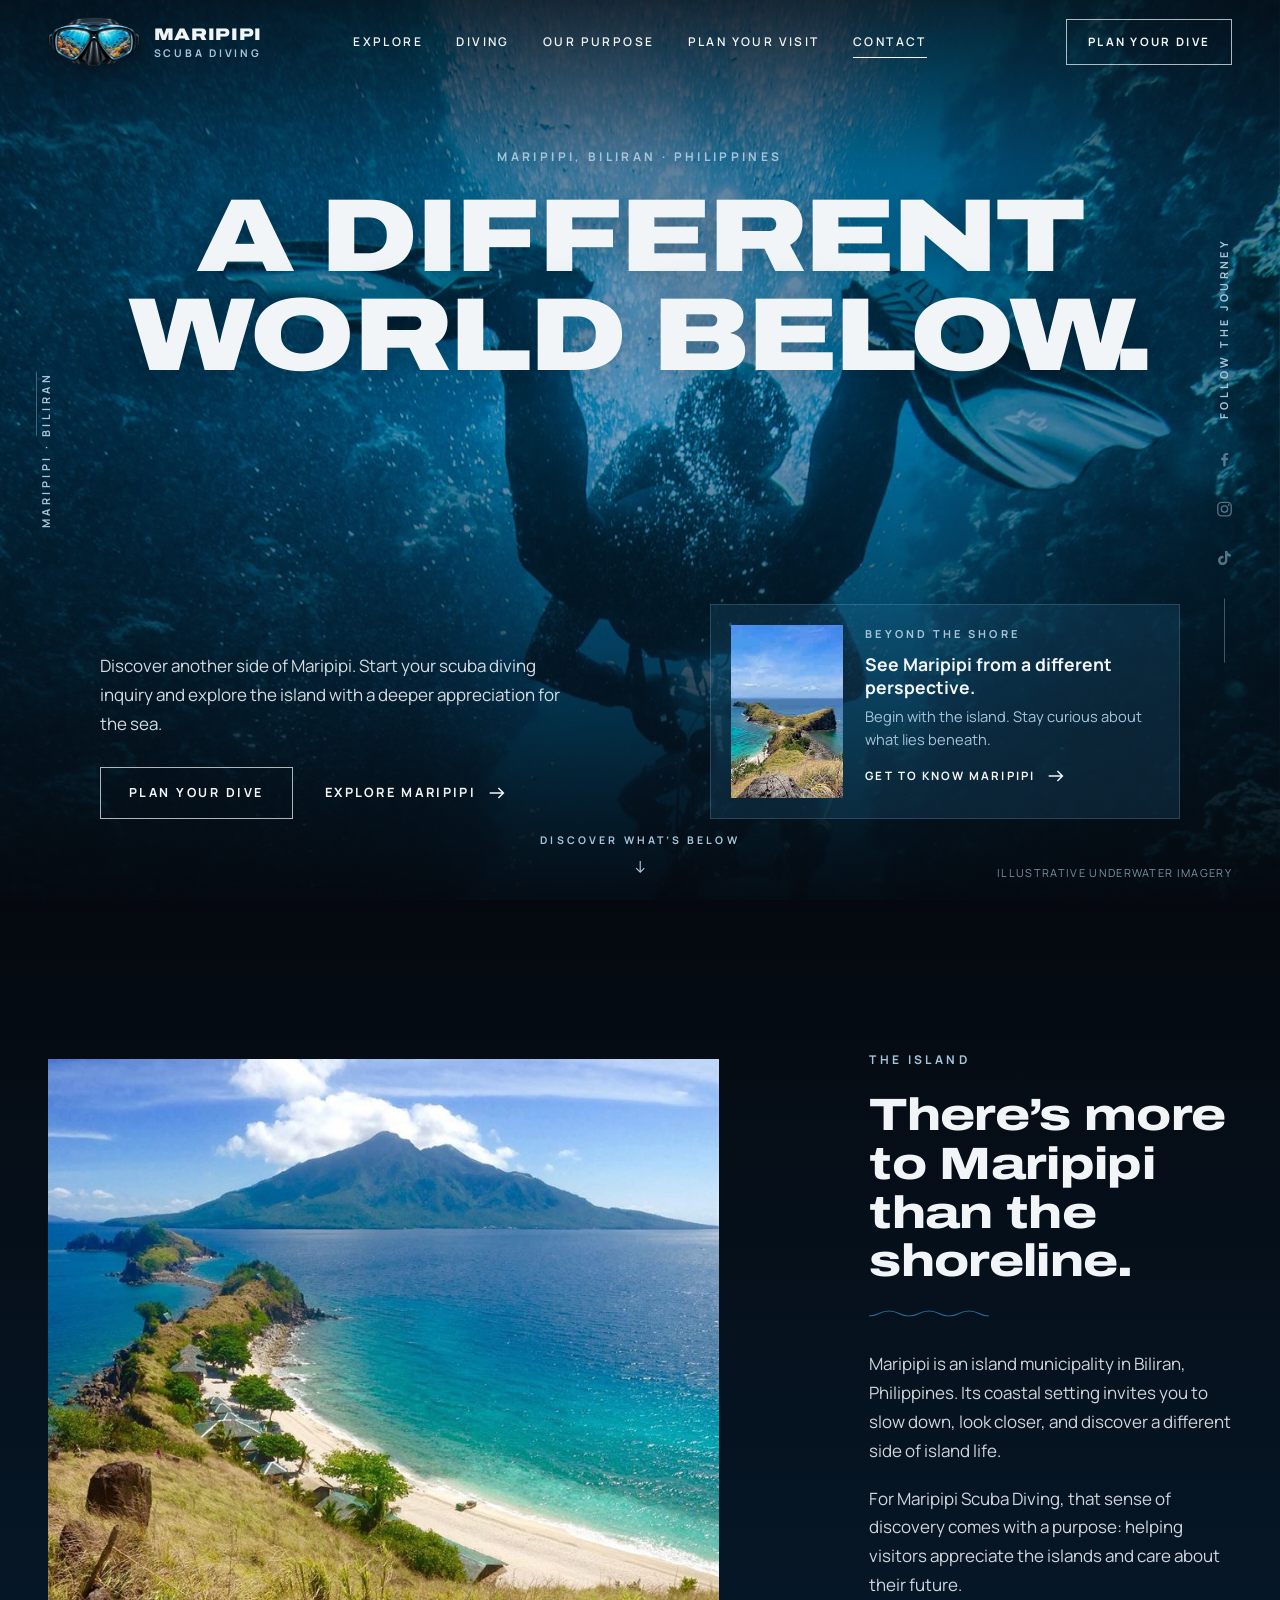
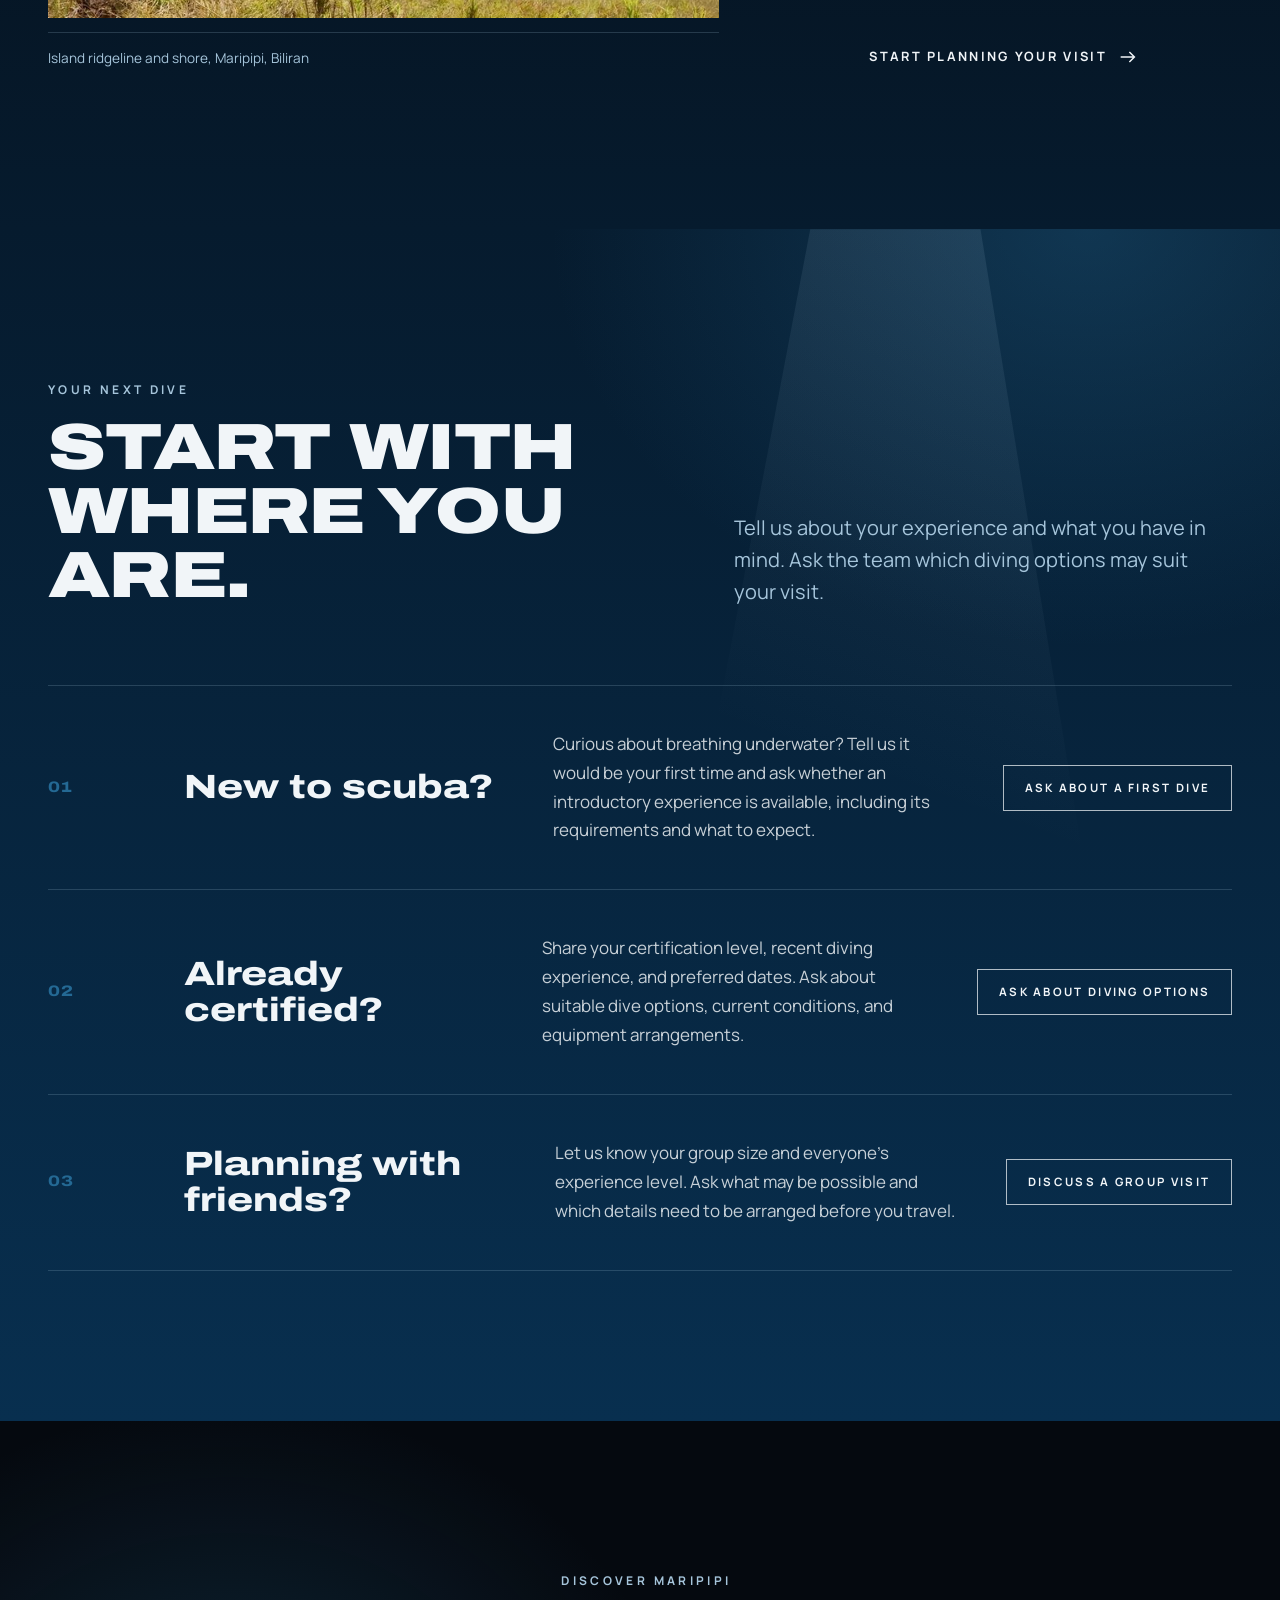
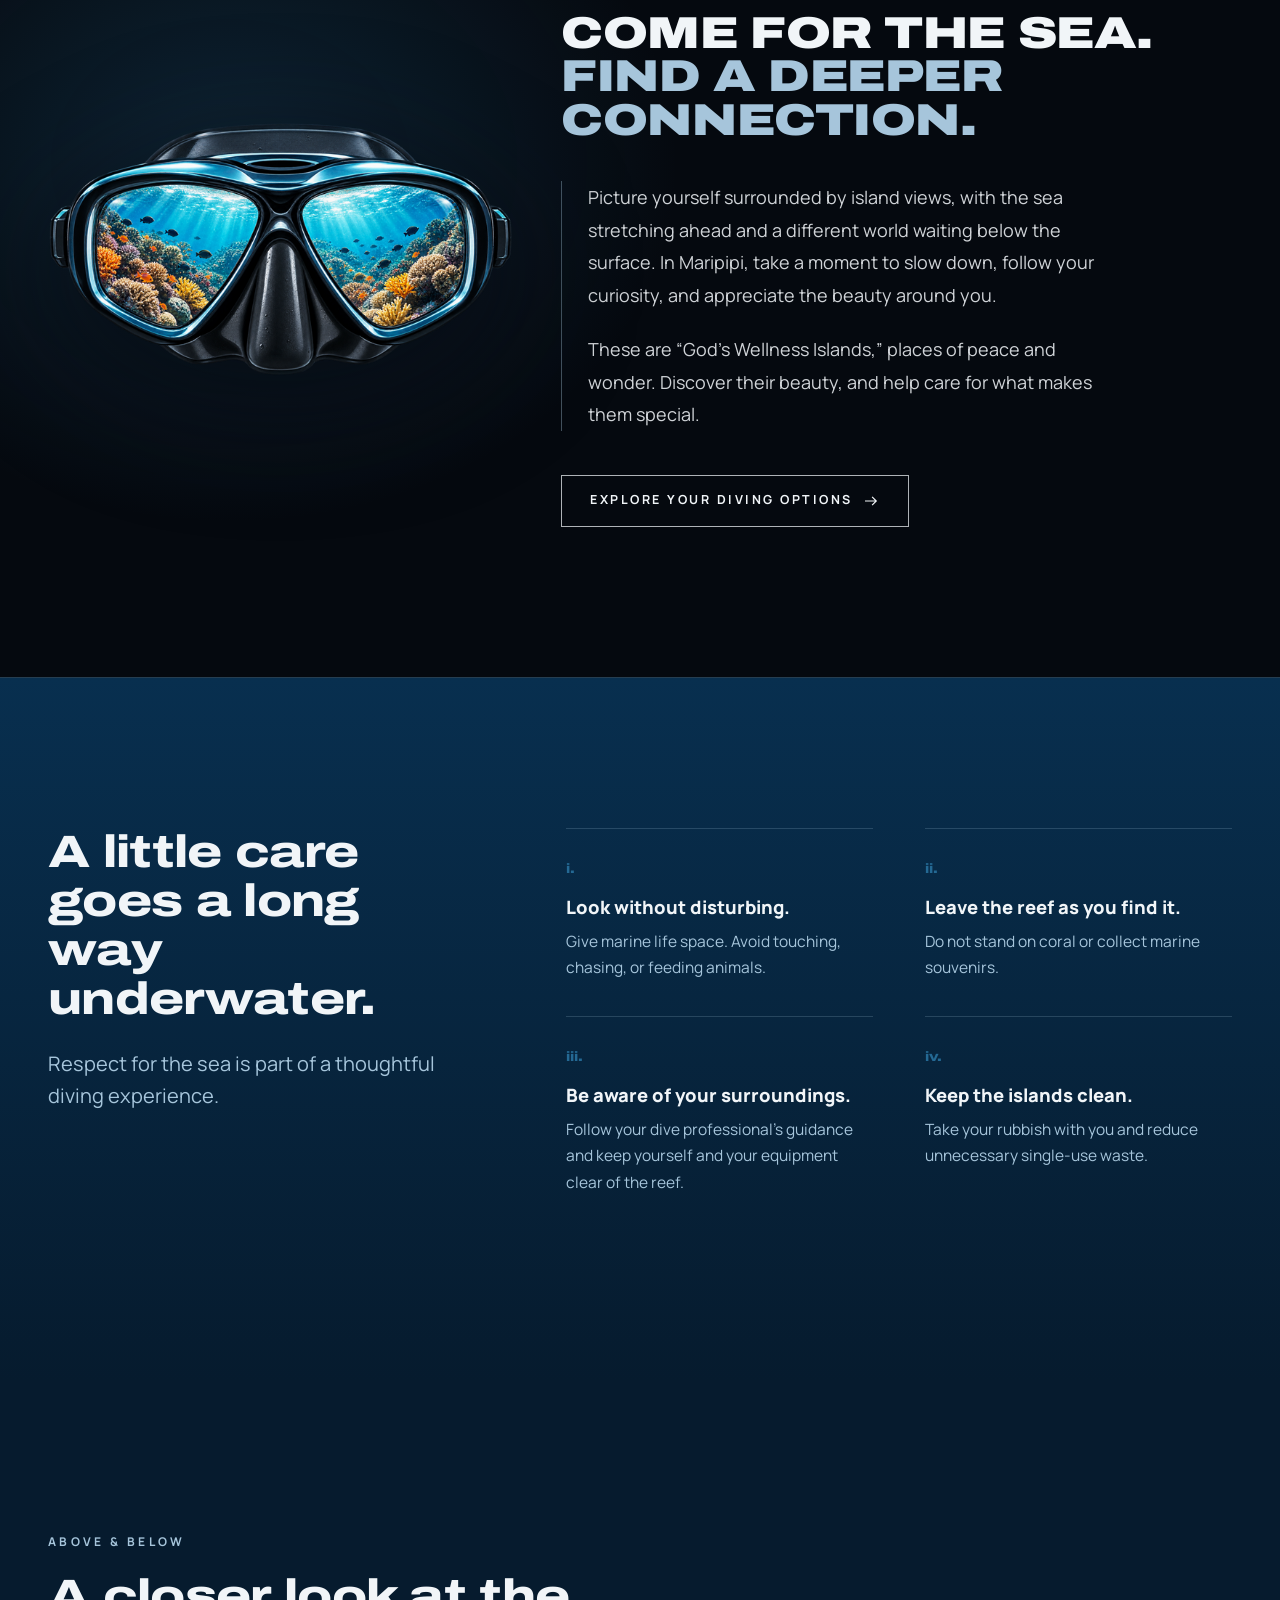
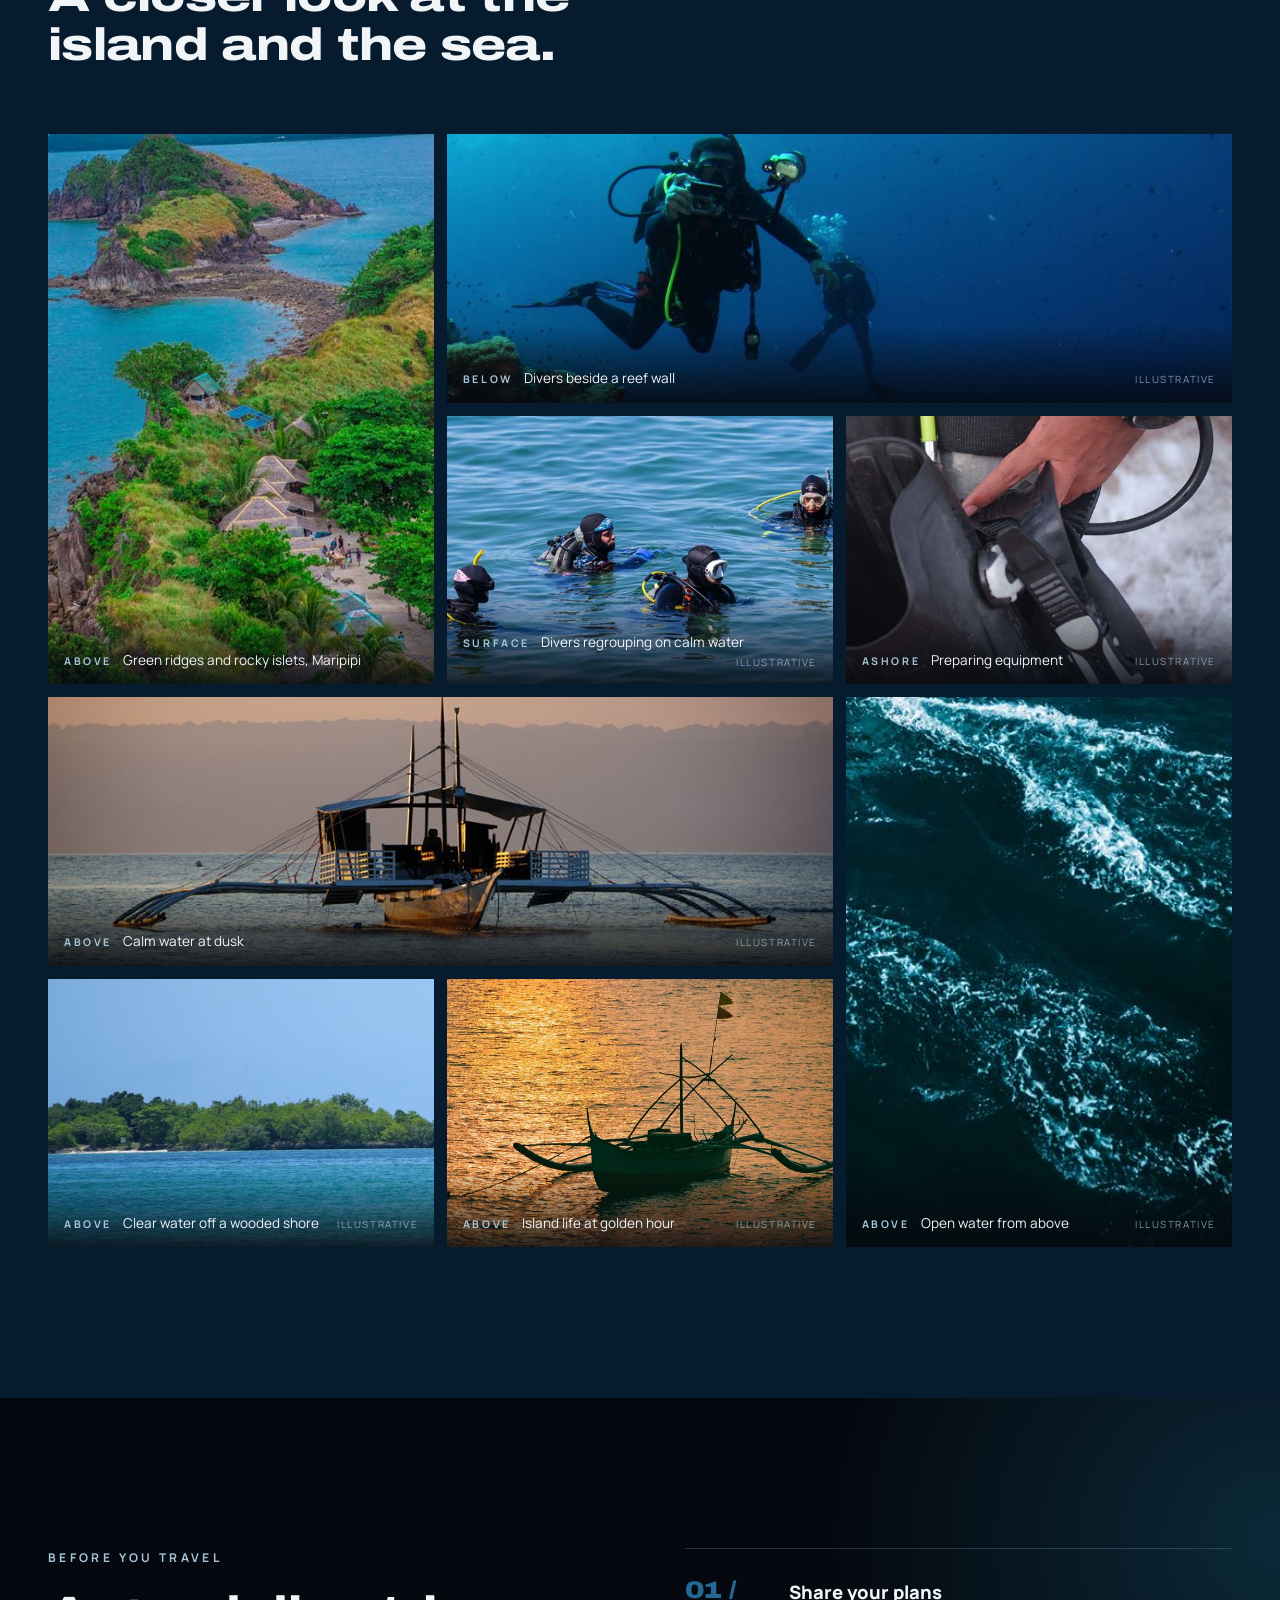
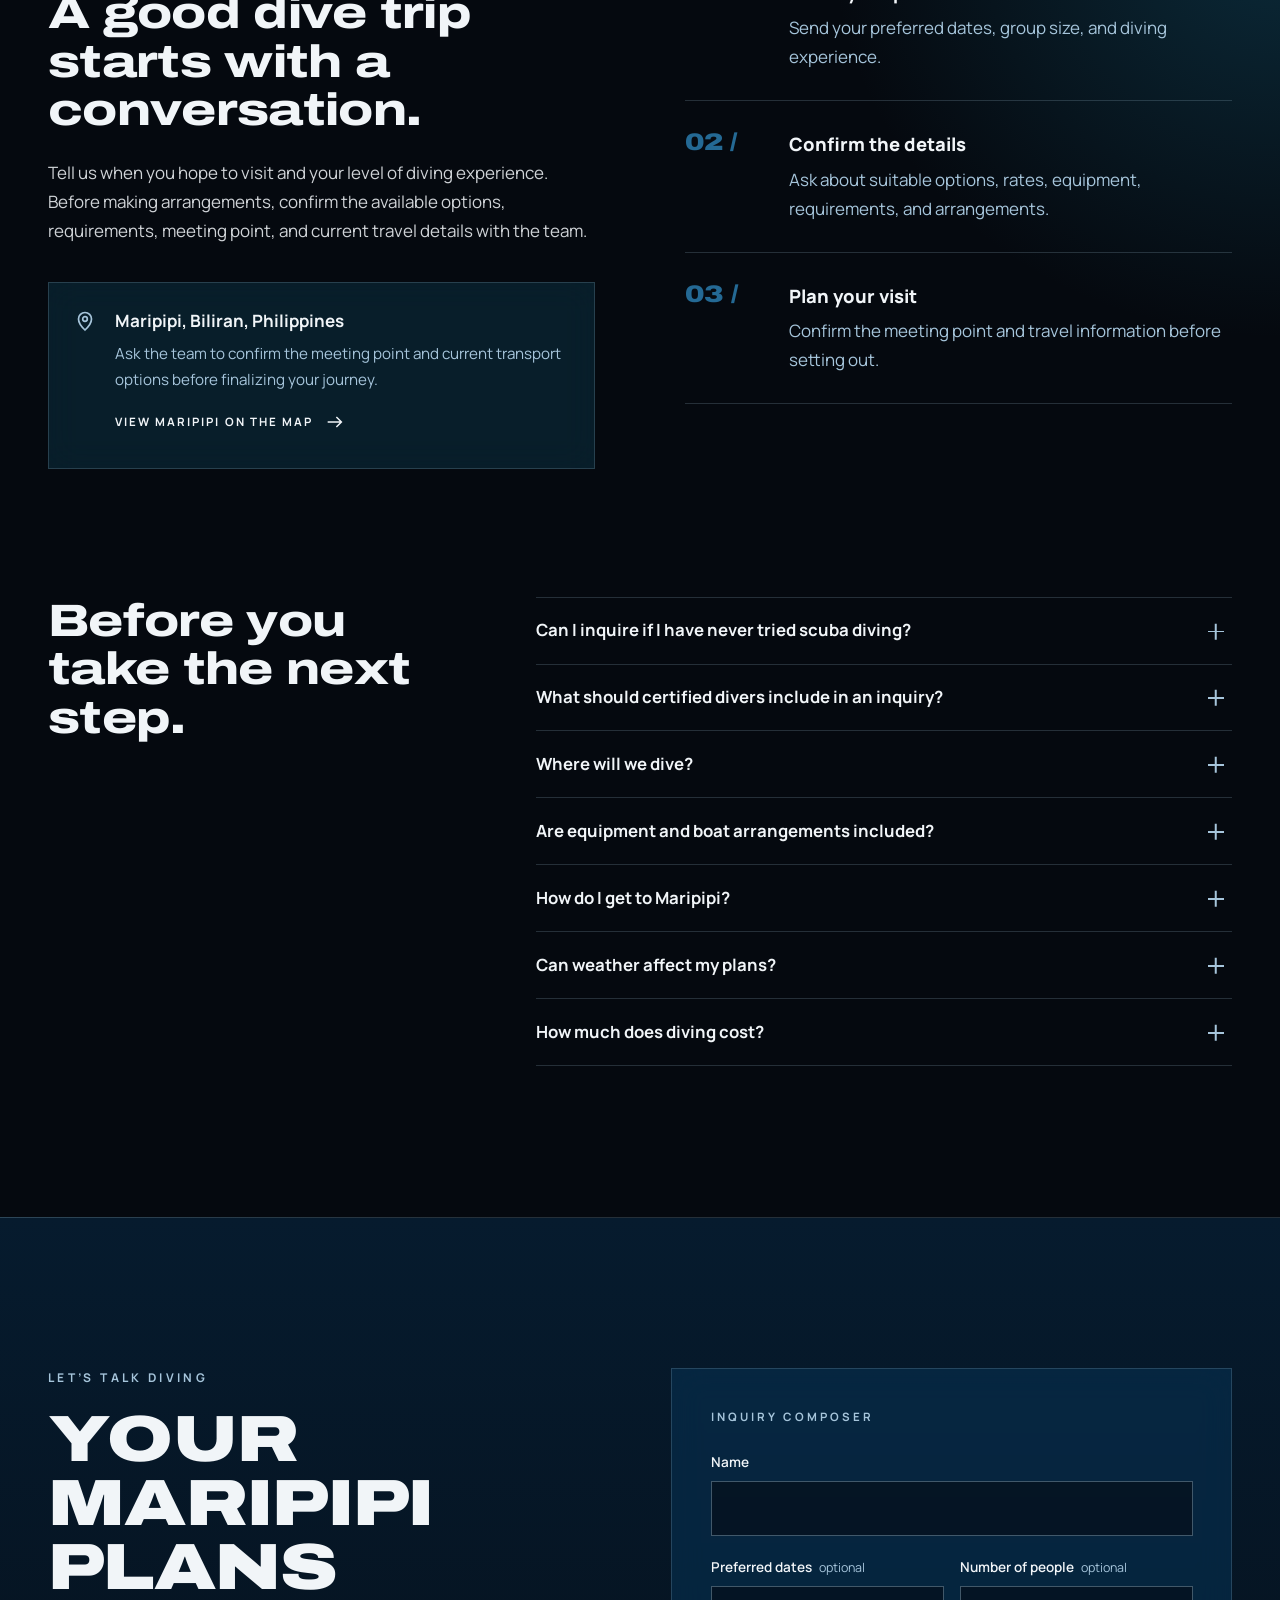
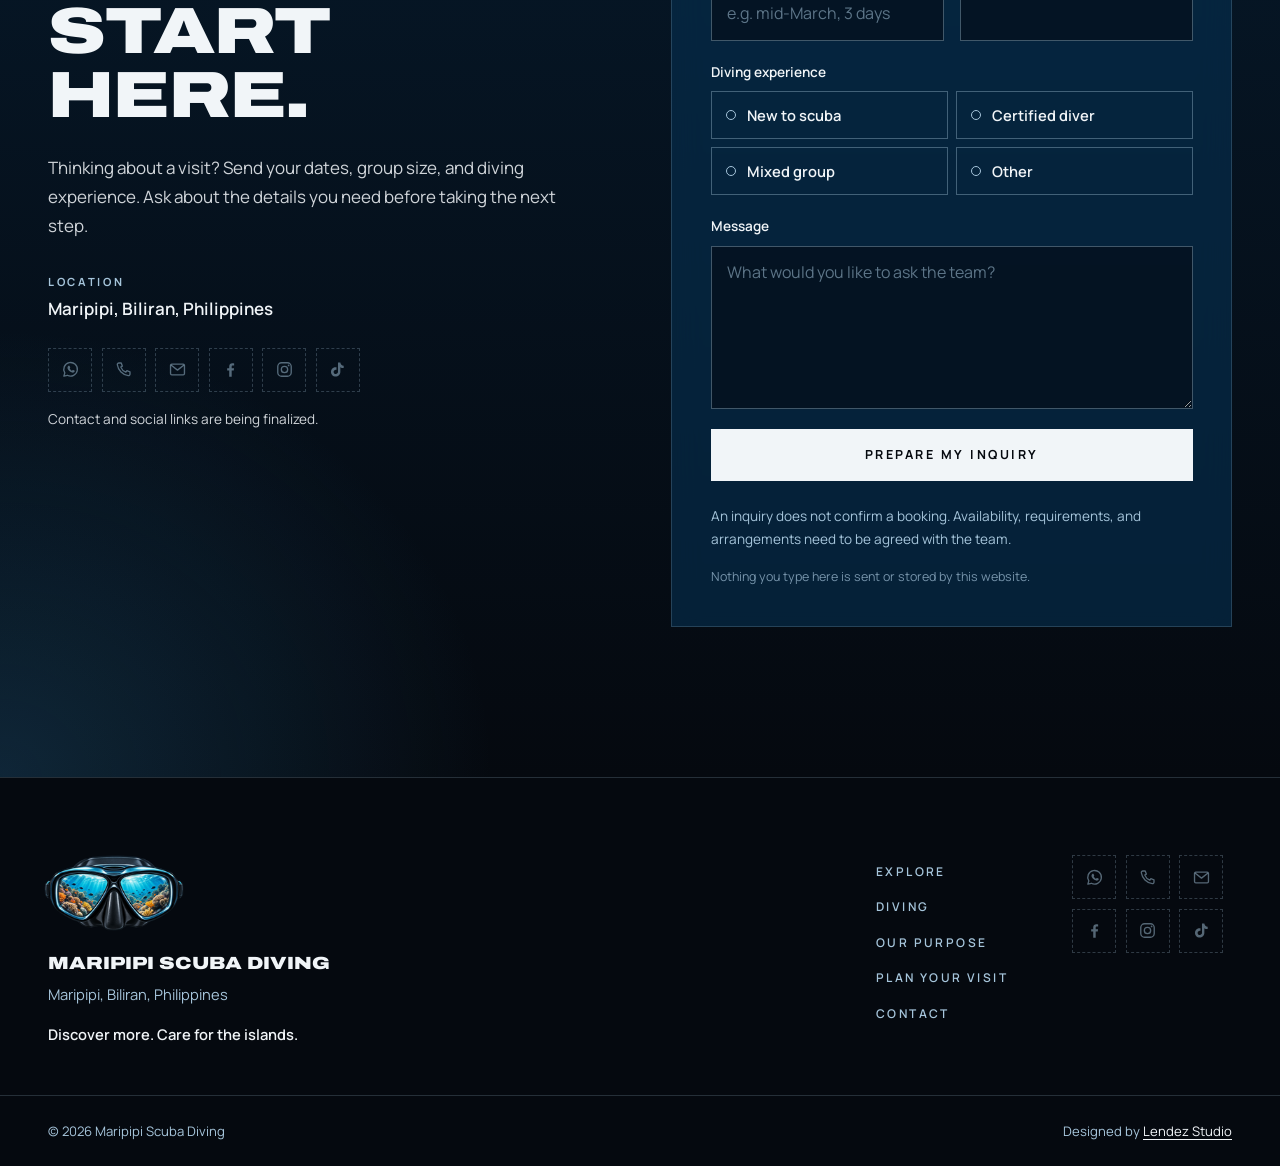
<file: index.html>
<!doctype html>
<html lang="en">
<head>
  <meta charset="utf-8">
  <meta name="viewport" content="width=device-width, initial-scale=1">
  <title>Maripipi Scuba Diving | Maripipi, Biliran</title>
  <meta name="description" content="Discover Maripipi Scuba Diving in Biliran, Philippines. Explore the island’s story, responsible diving, and how to inquire about your visit.">
  <meta name="theme-color" content="#05090F">

  <!-- Social preview. Run tools/set-site-url.ps1 with the deployed URL to make these absolute and add canonical/og:url. -->
  <!-- site-url:start -->
  <link rel="canonical" href="https://lendezstudio.github.io/Maripipi-Scuba-Diving-/">
  <meta property="og:type" content="website">
  <meta property="og:site_name" content="Maripipi Scuba Diving">
  <meta property="og:url" content="https://lendezstudio.github.io/Maripipi-Scuba-Diving-/">
  <meta property="og:title" content="Maripipi Scuba Diving">
  <meta property="og:description" content="A different world below. Discover Maripipi, Biliran, and start planning your scuba diving visit with care for the islands.">
  <meta property="og:image" content="https://lendezstudio.github.io/Maripipi-Scuba-Diving-/assets/img/og/maripipi-scuba-diving-og.jpg">
  <meta property="og:image:width" content="1200">
  <meta property="og:image:height" content="630">
  <meta property="og:image:alt" content="Maripipi Scuba Diving logo over a deep blue underwater scene, with the words Maripipi Scuba Diving, Maripipi, Biliran, Philippines.">
  <meta name="twitter:card" content="summary_large_image">
  <meta name="twitter:title" content="Maripipi Scuba Diving">
  <meta name="twitter:description" content="A different world below. Discover Maripipi, Biliran, and start planning your scuba diving visit with care for the islands.">
  <meta name="twitter:image" content="https://lendezstudio.github.io/Maripipi-Scuba-Diving-/assets/img/og/maripipi-scuba-diving-og.jpg">
  <meta name="twitter:image:alt" content="Maripipi Scuba Diving logo over a deep blue underwater scene.">
  <!-- site-url:end -->

  <link rel="icon" href="favicon.ico?v=2" sizes="16x16 32x32 48x48">
  <link rel="icon" type="image/png" sizes="32x32" href="assets/icons/favicon-32.png?v=2">
  <link rel="icon" type="image/png" sizes="192x192" href="assets/icons/icon-192.png?v=2">
  <link rel="apple-touch-icon" sizes="180x180" href="assets/icons/apple-touch-icon.png?v=2">
  <link rel="manifest" href="site.webmanifest">

  <link rel="preload" href="assets/fonts/archivo-latin-var.woff2" as="font" type="font/woff2" crossorigin>
  <link rel="preload" href="assets/fonts/manrope-var.woff2" as="font" type="font/woff2" crossorigin>
  <link rel="stylesheet" href="css/styles.css">

  <script src="js/site-config.js" defer></script>
  <script src="js/main.js" defer></script>

  <script type="application/ld+json">
  {
    "@context": "https://schema.org",
    "@type": "LocalBusiness",
    "name": "Maripipi Scuba Diving",
    "url": "https://lendezstudio.github.io/Maripipi-Scuba-Diving-/",
    "logo": "https://lendezstudio.github.io/Maripipi-Scuba-Diving-/assets/img/logo-mask-640.png",
    "description": "Scuba diving inquiries in Maripipi, Biliran, Philippines.",
    "address": {
      "@type": "PostalAddress",
      "addressLocality": "Maripipi",
      "addressRegion": "Biliran",
      "addressCountry": "PH"
    }
  }
  </script>
</head>
<body>
  <svg class="sprite" aria-hidden="true" focusable="false">
    <symbol id="i-facebook" viewBox="0 0 24 24"><path fill="currentColor" d="M13.5 21v-7.6h2.6l.4-3h-3V8.5c0-.9.3-1.5 1.5-1.5h1.6V4.3c-.3 0-1.2-.1-2.3-.1-2.3 0-3.9 1.4-3.9 4v2.2H7.8v3h2.6V21h3.1z"/></symbol>
    <symbol id="i-instagram" viewBox="0 0 24 24"><g fill="none" stroke="currentColor" stroke-width="1.7"><rect x="3.5" y="3.5" width="17" height="17" rx="4.8"/><circle cx="12" cy="12" r="4"/></g><circle cx="17.2" cy="6.8" r="1.1" fill="currentColor"/></symbol>
    <symbol id="i-tiktok" viewBox="0 0 24 24"><path fill="currentColor" d="M15.6 3c.3 2.3 1.8 4 4.2 4.2v3c-1.5.1-2.9-.4-4.2-1.2v5.9c0 3.4-2.6 6-5.9 6S3.8 18.3 3.8 15s2.7-5.9 6.1-5.8l.8.1v3.1c-.3-.1-.5-.1-.8-.1-1.5 0-2.8 1.2-2.8 2.7s1.2 2.7 2.7 2.7c1.6 0 2.8-1.2 2.8-2.8V3h3z"/></symbol>
    <symbol id="i-whatsapp" viewBox="0 0 24 24"><path fill="none" stroke="currentColor" stroke-width="1.7" stroke-linejoin="round" d="M3.6 20.4l1.2-4.1A8.6 8.6 0 1 1 8 19.3l-4.4 1.1z"/><path fill="currentColor" d="M9.1 7.6c.2-.4.4-.4.7-.4h.5c.2 0 .4 0 .5.4l.8 1.8c.1.2.1.4 0 .6l-.5.7c-.1.2-.1.4 0 .5.6 1 1.4 1.8 2.4 2.3.2.1.4.1.5 0l.7-.8c.2-.2.4-.2.6-.1l1.7.8c.2.1.3.3.3.5 0 .9-.6 1.8-1.5 2-1 .3-2.6 0-4.4-1.3-1.9-1.4-3-3.2-3.2-4.6-.1-.9.2-1.7.9-2.4z"/></symbol>
    <symbol id="i-phone" viewBox="0 0 24 24"><path fill="none" stroke="currentColor" stroke-width="1.7" stroke-linejoin="round" d="M6.2 3.8h2.9l1.4 3.9-1.9 1.3a11 11 0 0 0 6.4 6.4l1.3-1.9 3.9 1.4v2.9a2 2 0 0 1-2.2 2A16.4 16.4 0 0 1 4.2 6a2 2 0 0 1 2-2.2z"/></symbol>
    <symbol id="i-email" viewBox="0 0 24 24"><g fill="none" stroke="currentColor" stroke-width="1.7" stroke-linejoin="round"><rect x="3.2" y="5.2" width="17.6" height="13.6" rx="1.6"/><path d="M3.8 6.4l8.2 6.4 8.2-6.4"/></g></symbol>
    <symbol id="i-arrow" viewBox="0 0 24 24"><path fill="none" stroke="currentColor" stroke-width="1.6" d="M4 12h15m-5.5-5.5L19 12l-5.5 5.5"/></symbol>
    <symbol id="i-down" viewBox="0 0 24 24"><path fill="none" stroke="currentColor" stroke-width="1.6" d="M12 4v15m-5.5-5.5L12 19l5.5-5.5"/></symbol>
    <symbol id="i-pin" viewBox="0 0 24 24"><g fill="none" stroke="currentColor" stroke-width="1.7"><path d="M12 21s-6.5-6-6.5-11a6.5 6.5 0 0 1 13 0c0 5-6.5 11-6.5 11z"/><circle cx="12" cy="10" r="2.3"/></g></symbol>
    <symbol id="i-copy" viewBox="0 0 24 24"><g fill="none" stroke="currentColor" stroke-width="1.7"><rect x="8.5" y="8.5" width="11" height="11" rx="1.5"/><path d="M15.5 8.5V6a1.5 1.5 0 0 0-1.5-1.5H6A1.5 1.5 0 0 0 4.5 6v8A1.5 1.5 0 0 0 6 15.5h2.5"/></g></symbol>
    <symbol id="i-wave" viewBox="0 0 120 12"><path fill="none" stroke="currentColor" stroke-width="1.2" d="M0 6c10 0 10-5 20-5s10 5 20 5 10-5 20-5 10 5 20 5 10-5 20-5 10 5 20 5"/></symbol>
  </svg>

  <a class="skip-link" href="#main">Skip to content</a>

  <header class="site-header" data-header>
    <div class="site-header__inner">
      <a class="brand" href="#top" aria-label="Maripipi Scuba Diving, back to top">
        <img class="brand__logo" src="assets/img/logo-mask-200.png" width="200" height="109" alt="">
        <span class="brand__name" aria-hidden="true"><span>Maripipi</span> Scuba Diving</span>
      </a>

      <nav class="site-nav" id="site-nav" aria-label="Main">
        <ul class="site-nav__list">
          <li><a href="#explore">Explore</a></li>
          <li><a href="#diving">Diving</a></li>
          <li><a href="#purpose">Our Purpose</a></li>
          <li><a href="#plan">Plan Your Visit</a></li>
          <li><a href="#contact">Contact</a></li>
        </ul>
        <a class="btn btn--outline site-nav__mobile-cta" href="#contact">Plan Your Dive</a>
      </nav>

      <a class="btn btn--outline btn--small site-header__cta" href="#contact">Plan Your Dive</a>

      <button class="menu-toggle" type="button" aria-controls="site-nav" aria-expanded="false" data-menu-toggle>
        <span class="menu-toggle__label">Menu</span>
        <span class="menu-toggle__bars" aria-hidden="true"><span></span><span></span></span>
      </button>
    </div>
  </header>

  <main id="main">
    <!-- HERO -->
    <section class="hero" id="top" aria-labelledby="hero-title">
      <div class="hero__media">
        <picture>
          <source media="(max-width: 700px)" srcset="assets/img/hero-diver-tall-700.jpg 700w, assets/img/hero-diver-tall-1000.jpg 1000w" sizes="100vw" width="1000" height="1147">
          <img src="assets/img/hero-diver-wide-1600.jpg" srcset="assets/img/hero-diver-wide-1000.jpg 1000w, assets/img/hero-diver-wide-1600.jpg 1600w, assets/img/hero-diver-wide-2400.jpg 2400w" sizes="100vw" width="1600" height="1001" alt="A scuba diver descends through a shaft of blue light between underwater rock walls." fetchpriority="high" decoding="async">
        </picture>
      </div>

      <p class="rail rail--left" aria-hidden="true"><span>Maripipi · Biliran</span></p>
      <div class="rail rail--right">
        <span class="rail__label" aria-hidden="true">Follow the journey</span>
        <div class="channels channels--rail" data-channels="social" aria-label="Social media"></div>
      </div>

      <div class="hero__inner">
        <p class="eyebrow hero__eyebrow">Maripipi, Biliran · Philippines</p>
        <h1 class="hero__title" id="hero-title">
          <span class="hero__line">A different</span>
          <span class="hero__line hero__line--2">world below.</span>
        </h1>

        <div class="hero__foot">
          <div class="hero__intro">
            <p>Discover another side of Maripipi. Start your scuba diving inquiry and explore the island with a deeper appreciation for the sea.</p>
            <div class="hero__actions">
              <a class="btn btn--outline" href="#contact">Plan Your Dive</a>
              <a class="link-arrow" href="#explore">Explore Maripipi <svg aria-hidden="true"><use href="#i-arrow"/></svg></a>
            </div>
          </div>

          <aside class="panel hero__panel" aria-labelledby="beyond-title">
            <img class="hero__panel-img" src="assets/img/island-headland-289.jpg" width="289" height="312" alt="A grassy headland and clear blue water along an island coast in Maripipi." loading="lazy" decoding="async">
            <div>
              <p class="eyebrow eyebrow--small">Beyond the shore</p>
              <h2 class="hero__panel-title" id="beyond-title">See Maripipi from a different perspective.</h2>
              <p class="hero__panel-text">Begin with the island. Stay curious about what lies beneath.</p>
              <a class="link-arrow link-arrow--small" href="#explore">Get to know Maripipi <svg aria-hidden="true"><use href="#i-arrow"/></svg></a>
            </div>
          </aside>
        </div>
      </div>

      <a class="scroll-cue" href="#explore"><span>Discover what’s below</span><svg aria-hidden="true"><use href="#i-down"/></svg></a>
      <p class="image-note hero__note">Illustrative underwater imagery</p>
    </section>

    <!-- DESTINATION -->
    <section class="section destination" id="explore" aria-labelledby="explore-title">
      <div class="container destination__grid">
        <figure class="destination__figure reveal">
          <div class="frame">
            <img src="assets/img/island-ridge-peak-1200.jpg" srcset="assets/img/island-ridge-peak-800.jpg 800w, assets/img/island-ridge-peak-1200.jpg 1200w" sizes="(min-width: 960px) 52vw, 100vw" width="1200" height="1200" alt="A grassy island ridge with cottages and a white-sand beach, turquoise water, and a forested volcanic peak across the sea." loading="lazy" decoding="async">
          </div>
          <figcaption>Island ridgeline and shore, Maripipi, Biliran</figcaption>
        </figure>

        <div class="destination__copy reveal">
          <p class="eyebrow">The island</p>
          <h2 class="h2" id="explore-title">There’s more to Maripipi than the shoreline.</h2>
          <svg class="wave" aria-hidden="true"><use href="#i-wave"/></svg>
          <p>Maripipi is an island municipality in Biliran, Philippines. Its coastal setting invites you to slow down, look closer, and discover a different side of island life.</p>
          <p>For Maripipi Scuba Diving, that sense of discovery comes with a purpose: helping visitors appreciate the islands and care about their future.</p>
          <a class="link-arrow" href="#plan">Start planning your visit <svg aria-hidden="true"><use href="#i-arrow"/></svg></a>
        </div>
      </div>
    </section>

    <!-- DIVING PATHWAYS -->
    <section class="section diving" id="diving" aria-labelledby="diving-title">
      <div class="container">
        <header class="diving__head reveal">
          <p class="eyebrow">Your next dive</p>
          <h2 class="display-2" id="diving-title">Start with where you are.</h2>
          <p class="lead">Tell us about your experience and what you have in mind. Ask the team which diving options may suit your visit.</p>
        </header>

        <ol class="pathways">
          <li class="pathway reveal">
            <span class="pathway__num" aria-hidden="true">01</span>
            <h3 class="pathway__title">New to scuba?</h3>
            <p class="pathway__text">Curious about breathing underwater? Tell us it would be your first time and ask whether an introductory experience is available, including its requirements and what to expect.</p>
            <a class="btn btn--outline btn--small pathway__cta" href="#contact" data-interest="New to scuba">Ask about a first dive</a>
          </li>
          <li class="pathway reveal">
            <span class="pathway__num" aria-hidden="true">02</span>
            <h3 class="pathway__title">Already certified?</h3>
            <p class="pathway__text">Share your certification level, recent diving experience, and preferred dates. Ask about suitable dive options, current conditions, and equipment arrangements.</p>
            <a class="btn btn--outline btn--small pathway__cta" href="#contact" data-interest="Certified diver">Ask about diving options</a>
          </li>
          <li class="pathway reveal">
            <span class="pathway__num" aria-hidden="true">03</span>
            <h3 class="pathway__title">Planning with friends?</h3>
            <p class="pathway__text">Let us know your group size and everyone’s experience level. Ask what may be possible and which details need to be arranged before you travel.</p>
            <a class="btn btn--outline btn--small pathway__cta" href="#contact" data-interest="Mixed group">Discuss a group visit</a>
          </li>
        </ol>
      </div>
    </section>

    <!-- PURPOSE -->
    <section class="section purpose" id="purpose" aria-labelledby="purpose-title">
      <div class="container purpose__grid">
        <div class="purpose__logo reveal">
          <img src="assets/img/logo-mask-1200.png" srcset="assets/img/logo-mask-640.png 640w, assets/img/logo-mask-1200.png 1200w" sizes="(min-width: 960px) 40vw, 88vw" width="1200" height="657" alt="The Maripipi Scuba Diving logo: a dive mask whose lenses reflect a sunlit coral reef." loading="lazy" decoding="async">
        </div>
        <div class="purpose__copy reveal">
          <p class="eyebrow">Discover Maripipi</p>
          <h2 class="display-2 purpose__title" id="purpose-title"><span class="purpose__title-line">Come for <br class="purpose__br">the sea.</span> <span class="purpose__title-line muted">Find a deeper<br> connection.</span></h2>
          <div class="purpose__body">
            <p>Picture yourself surrounded by island views, with the sea stretching ahead and a different world waiting below the surface. In Maripipi, take a moment to slow down, follow your curiosity, and appreciate the beauty around you.</p>
            <p>These are “God’s Wellness Islands,” places of peace and wonder. Discover their beauty, and help care for what makes them special.</p>
          </div>
          <a class="btn btn--outline purpose__cta" href="#diving">Explore Your Diving Options <svg aria-hidden="true"><use href="#i-arrow"/></svg></a>
        </div>
      </div>
    </section>

    <!-- RESPONSIBLE EXPLORATION -->
    <section class="section care" aria-labelledby="care-title">
      <div class="container care__grid">
        <header class="care__head reveal">
          <h2 class="h2" id="care-title">A little care goes a long way underwater.</h2>
          <p class="lead">Respect for the sea is part of a thoughtful diving experience.</p>
        </header>
        <ul class="principles">
          <li class="principle reveal">
            <span class="principle__num" aria-hidden="true">i.</span>
            <h3>Look without disturbing.</h3>
            <p>Give marine life space. Avoid touching, chasing, or feeding animals.</p>
          </li>
          <li class="principle reveal">
            <span class="principle__num" aria-hidden="true">ii.</span>
            <h3>Leave the reef as you find it.</h3>
            <p>Do not stand on coral or collect marine souvenirs.</p>
          </li>
          <li class="principle reveal">
            <span class="principle__num" aria-hidden="true">iii.</span>
            <h3>Be aware of your surroundings.</h3>
            <p>Follow your dive professional’s guidance and keep yourself and your equipment clear of the reef.</p>
          </li>
          <li class="principle reveal">
            <span class="principle__num" aria-hidden="true">iv.</span>
            <h3>Keep the islands clean.</h3>
            <p>Take your rubbish with you and reduce unnecessary single-use waste.</p>
          </li>
        </ul>
      </div>
    </section>

    <!-- ABOVE & BELOW -->
    <section class="section gallery" aria-labelledby="gallery-title">
      <div class="container">
        <header class="gallery__head reveal">
          <p class="eyebrow">Above &amp; below</p>
          <h2 class="h2" id="gallery-title">A closer look at the island and the sea.</h2>
        </header>
        <div class="gallery__grid">
          <figure class="tile tile--cottages reveal">
            <img src="assets/img/island-ridge-cottages-452.jpg" width="452" height="678" alt="Looking down a green island ridge with thatched cottages towards rocky islets and blue water." loading="lazy" decoding="async">
            <figcaption><span class="tile__tag">Above</span> Green ridges and rocky islets, Maripipi</figcaption>
          </figure>
          <figure class="tile tile--reef reveal">
            <img src="assets/img/divers-reef-wall-1600.jpg" srcset="assets/img/divers-reef-wall-1000.jpg 1000w, assets/img/divers-reef-wall-1600.jpg 1600w" sizes="(min-width: 961px) 62vw, 100vw" width="1600" height="893" alt="Two scuba divers swim in open blue water beside a coral-covered reef wall; the nearer diver holds a camera." loading="lazy" decoding="async">
            <figcaption><span class="tile__tag">Below</span> Divers beside a reef wall <span class="tile__note">Illustrative</span></figcaption>
          </figure>
          <figure class="tile tile--surface reveal">
            <img src="assets/img/divers-surface-1000.jpg" srcset="assets/img/divers-surface-700.jpg 700w, assets/img/divers-surface-1000.jpg 1000w" sizes="(min-width: 961px) 31vw, 50vw" width="1000" height="542" alt="Four divers in hoods and masks float together at the surface of calm green-blue water." loading="lazy" decoding="async">
            <figcaption><span class="tile__tag">Surface</span> Divers regrouping on calm water <span class="tile__note">Illustrative</span></figcaption>
          </figure>
          <figure class="tile tile--gear reveal">
            <img src="assets/img/gear-check-800.jpg" srcset="assets/img/gear-check-560.jpg 560w, assets/img/gear-check-800.jpg 800w" sizes="(min-width: 961px) 31vw, 50vw" width="800" height="700" alt="Close-up of a diver's hand adjusting a fin strap beside a scuba cylinder on the shore." loading="lazy" decoding="async">
            <figcaption><span class="tile__tag">Ashore</span> Preparing equipment <span class="tile__note">Illustrative</span></figcaption>
          </figure>
          <figure class="tile tile--dusk reveal">
            <img src="assets/img/outrigger-dusk-1400.jpg" srcset="assets/img/outrigger-dusk-900.jpg 900w, assets/img/outrigger-dusk-1400.jpg 1400w" sizes="(min-width: 961px) 62vw, 100vw" width="1400" height="933" alt="A large outrigger boat with a canopy rests on calm water at dusk, a mountain ridge behind it." loading="lazy" decoding="async">
            <figcaption><span class="tile__tag">Above</span> Calm water at dusk <span class="tile__note">Illustrative</span></figcaption>
          </figure>
          <figure class="tile tile--wake reveal">
            <img src="assets/img/open-water-wake-800.jpg" srcset="assets/img/open-water-wake-560.jpg 560w, assets/img/open-water-wake-800.jpg 800w" sizes="(min-width: 961px) 31vw, 50vw" width="800" height="721" alt="Aerial view of white wake trails across deep blue open water." loading="lazy" decoding="async">
            <figcaption><span class="tile__tag">Above</span> Open water from above <span class="tile__note">Illustrative</span></figcaption>
          </figure>
          <figure class="tile tile--islet reveal">
            <img src="assets/img/wooded-islet-1000.jpg" srcset="assets/img/wooded-islet-700.jpg 700w, assets/img/wooded-islet-1000.jpg 1000w" sizes="(min-width: 961px) 31vw, 50vw" width="1000" height="567" alt="A low wooded island across clear turquoise water under a blue sky." loading="lazy" decoding="async">
            <figcaption><span class="tile__tag">Above</span> Clear water off a wooded shore <span class="tile__note">Illustrative</span></figcaption>
          </figure>
          <figure class="tile tile--golden reveal">
            <img src="assets/img/outrigger-golden-1000.jpg" srcset="assets/img/outrigger-golden-700.jpg 700w, assets/img/outrigger-golden-1000.jpg 1000w" sizes="(min-width: 961px) 31vw, 100vw" width="1000" height="800" alt="A small fishing outrigger silhouetted on golden, sunlit water." loading="lazy" decoding="async">
            <figcaption><span class="tile__tag">Above</span> Island life at golden hour <span class="tile__note">Illustrative</span></figcaption>
          </figure>
        </div>
      </div>
    </section>

    <!-- PLAN -->
    <section class="section plan" id="plan" aria-labelledby="plan-title">
      <div class="container plan__grid">
        <div class="plan__copy reveal">
          <p class="eyebrow">Before you travel</p>
          <h2 class="h2" id="plan-title">A good dive trip starts with a conversation.</h2>
          <p>Tell us when you hope to visit and your level of diving experience. Before making arrangements, confirm the available options, requirements, meeting point, and current travel details with the team.</p>

          <div class="panel location">
            <svg class="location__icon" aria-hidden="true"><use href="#i-pin"/></svg>
            <div>
              <p class="location__title">Maripipi, Biliran, Philippines</p>
              <p>Ask the team to confirm the meeting point and current transport options before finalizing your journey.</p>
              <a class="link-arrow link-arrow--small" href="https://www.google.com/maps/search/?api=1&amp;query=Maripipi%2C%20Biliran%2C%20Philippines" target="_blank" rel="noopener" data-map-link>View Maripipi on the map <span class="visually-hidden">(opens in a new tab)</span><svg aria-hidden="true"><use href="#i-arrow"/></svg></a>
            </div>
          </div>
        </div>

        <ol class="steps">
          <li class="step reveal">
            <span class="step__num">01 /</span>
            <div><h3>Share your plans</h3><p>Send your preferred dates, group size, and diving experience.</p></div>
          </li>
          <li class="step reveal">
            <span class="step__num">02 /</span>
            <div><h3>Confirm the details</h3><p>Ask about suitable options, rates, equipment, requirements, and arrangements.</p></div>
          </li>
          <li class="step reveal">
            <span class="step__num">03 /</span>
            <div><h3>Plan your visit</h3><p>Confirm the meeting point and travel information before setting out.</p></div>
          </li>
        </ol>
      </div>

      <!-- FAQ -->
      <div class="container faq" aria-labelledby="faq-title">
        <h2 class="h2 faq__title reveal" id="faq-title">Before you take the next step.</h2>
        <div class="faq__list">
          <details class="faq__item">
            <summary>Can I inquire if I have never tried scuba diving?</summary>
            <div class="faq__body"><p>Yes. Let the team know you are new to scuba and ask which introductory options, if any, are available. Participation requirements and suitability need to be confirmed before booking.</p></div>
          </details>
          <details class="faq__item">
            <summary>What should certified divers include in an inquiry?</summary>
            <div class="faq__body"><p>Share your certification level, approximate date of your last dive, preferred travel dates, and group size. This gives the team a useful starting point for discussing your plans.</p></div>
          </details>
          <details class="faq__item">
            <summary>Where will we dive?</summary>
            <div class="faq__body"><p>Ask the team which locations may be available for your dates and experience level. Do not assume a specific site or route is included until it has been confirmed.</p></div>
          </details>
          <details class="faq__item">
            <summary>Are equipment and boat arrangements included?</summary>
            <div class="faq__body"><p>Confirm this when you inquire. Ask for a clear breakdown of equipment, boat arrangements, fees, and any other inclusions before agreeing to a trip.</p></div>
          </details>
          <details class="faq__item">
            <summary>How do I get to Maripipi?</summary>
            <div class="faq__body"><p>Maripipi is in Biliran, Philippines. Confirm your arrival route, current transport schedules, and the meeting point before you travel.</p></div>
          </details>
          <details class="faq__item">
            <summary>Can weather affect my plans?</summary>
            <div class="faq__body"><p>Yes. Sea and weather conditions can affect diving and boat travel. Confirm the operator’s arrangements for schedule changes, cancellations, and payments before booking.</p></div>
          </details>
          <details class="faq__item">
            <summary>How much does diving cost?</summary>
            <div class="faq__body"><p>Contact the team for current rates and confirmed inclusions based on the experience and arrangements you are asking about.</p></div>
          </details>
        </div>
      </div>
    </section>

    <!-- CONTACT -->
    <section class="section contact" id="contact" aria-labelledby="contact-title">
      <div class="container contact__grid">
        <div class="contact__info reveal">
          <p class="eyebrow">Let’s talk diving</p>
          <h2 class="display-2" id="contact-title">Your Maripipi plans start here.</h2>
          <p>Thinking about a visit? Send your dates, group size, and diving experience. Ask about the details you need before taking the next step.</p>

          <dl class="contact__details">
            <div><dt>Location</dt><dd>Maripipi, Biliran, Philippines</dd></div>
          </dl>
          <div class="channels channels--contact" data-channels="all" aria-label="Contact and social channels"></div>
          <p class="pending-note" data-pending-note hidden>Contact and social links are being finalized.</p>
        </div>

        <form class="composer panel" id="inquiry" novalidate data-composer>
          <p class="composer__title">Inquiry composer</p>
          <div class="field">
            <label for="f-name">Name</label>
            <input id="f-name" name="name" type="text" autocomplete="name" required>
          </div>
          <div class="field-row">
            <div class="field">
              <label for="f-dates">Preferred dates <span class="optional">optional</span></label>
              <input id="f-dates" name="dates" type="text" placeholder="e.g. mid-March, 3 days">
            </div>
            <div class="field">
              <label for="f-people">Number of people <span class="optional">optional</span></label>
              <input id="f-people" name="people" type="number" min="1" max="99" inputmode="numeric">
            </div>
          </div>
          <fieldset class="field field--choices">
            <legend>Diving experience</legend>
            <div class="choices">
              <label class="choice"><input type="radio" name="experience" value="New to scuba" required><span>New to scuba</span></label>
              <label class="choice"><input type="radio" name="experience" value="Certified diver"><span>Certified diver</span></label>
              <label class="choice"><input type="radio" name="experience" value="Mixed group"><span>Mixed group</span></label>
              <label class="choice"><input type="radio" name="experience" value="Other"><span>Other</span></label>
            </div>
          </fieldset>
          <div class="field">
            <label for="f-message">Message</label>
            <textarea id="f-message" name="message" rows="5" required placeholder="What would you like to ask the team?"></textarea>
          </div>
          <p class="form-error" data-form-error role="alert" hidden></p>

          <button class="btn btn--solid composer__submit" type="submit">Prepare My Inquiry</button>

          <div class="composer__result" data-result hidden tabindex="-1">
            <p class="composer__result-title">Your inquiry is ready</p>
            <pre class="composer__preview" data-preview></pre>
            <div class="composer__actions" data-actions></div>
            <p class="composer__hint" data-hint></p>
            <p class="composer__status" data-status role="status" aria-live="polite"></p>
          </div>

          <p class="composer__note">An inquiry does not confirm a booking. Availability, requirements, and arrangements need to be agreed with the team.</p>
          <p class="composer__privacy">Nothing you type here is sent or stored by this website.</p>
        </form>
      </div>
    </section>
  </main>

  <footer class="site-footer">
    <div class="container site-footer__grid">
      <div class="site-footer__brand">
        <img src="assets/img/logo-mask-200.png" width="200" height="109" alt="" loading="lazy">
        <div>
          <p class="site-footer__name">Maripipi Scuba Diving</p>
          <p>Maripipi, Biliran, Philippines</p>
          <p class="site-footer__line">Discover more. Care for the islands.</p>
        </div>
      </div>
      <nav class="site-footer__nav" aria-label="Footer">
        <ul>
          <li><a href="#explore">Explore</a></li>
          <li><a href="#diving">Diving</a></li>
          <li><a href="#purpose">Our Purpose</a></li>
          <li><a href="#plan">Plan Your Visit</a></li>
          <li><a href="#contact">Contact</a></li>
        </ul>
      </nav>
      <div class="channels channels--footer" data-channels="all" aria-label="Contact and social channels"></div>
    </div>
    <div class="container site-footer__base">
      <p>© <span data-year>2026</span> Maripipi Scuba Diving</p>
      <p>Designed by <a href="https://lendezstudio.com/" target="_blank" rel="noopener">Lendez Studio</a></p>
    </div>
  </footer>

  <a class="sticky-cta btn btn--solid btn--small" href="#contact" data-sticky-cta>Plan Your Dive</a>
</body>
</html>
</file>
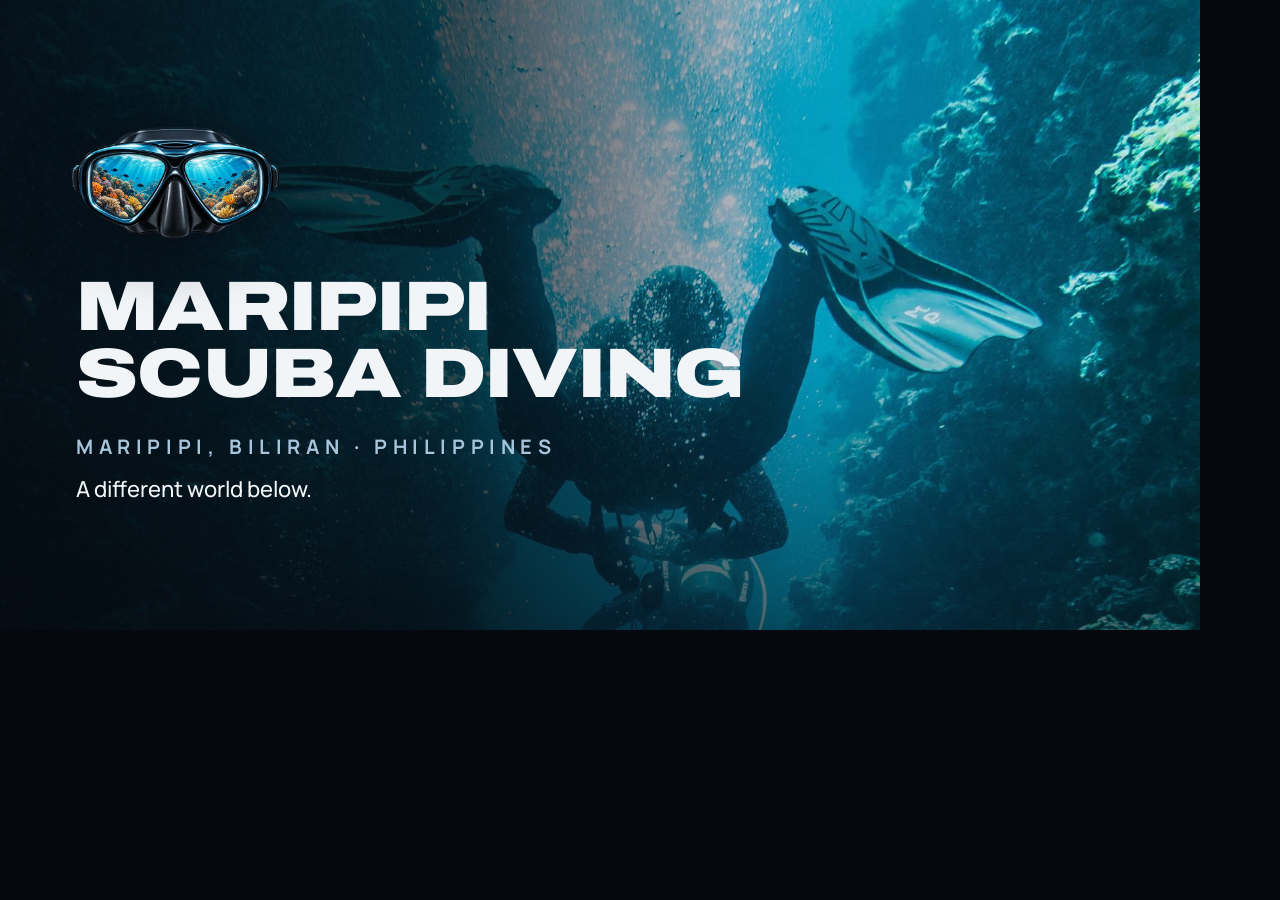
<file: tools/og-template.html>
<!doctype html>
<!-- Source for assets/img/og/maripipi-scuba-diving-og.jpg (rendered at 1200x630 by tools/build-og.ps1). -->
<html lang="en">
<head>
<meta charset="utf-8">
<style>
  @font-face { font-family: "Archivo"; src: url("../assets/fonts/archivo-latin-var.woff2") format("woff2"); font-weight: 800 900; font-stretch: 125%; }
  @font-face { font-family: "Manrope"; src: url("../assets/fonts/manrope-var.woff2") format("woff2"); font-weight: 200 800; }
  html, body { margin: 0; width: 1200px; height: 630px; overflow: hidden; background: #05090F; }
  .og { position: relative; width: 1200px; height: 630px; color: #F1F5F8; font-family: "Manrope", sans-serif; }
  .og > img { position: absolute; inset: 0; width: 100%; height: 100%; object-fit: cover; object-position: 50% 30%; }
  /* Navy multiply keeps the light shaft blue instead of greying it out. */
  .og::before { content: ""; position: absolute; inset: 0; background: #1F5F8C; mix-blend-mode: multiply; }
  .og::after {
    content: ""; position: absolute; inset: 0;
    background:
      linear-gradient(90deg, rgba(5,9,15,0.9) 0%, rgba(5,9,15,0.7) 38%, rgba(8,47,79,0.2) 66%, rgba(8,47,79,0) 100%),
      linear-gradient(0deg, rgba(5,9,15,0.55), rgba(5,9,15,0) 45%);
  }
  .og::before, .og::after { z-index: 0; }
  .content { position: absolute; z-index: 1; left: 76px; top: 0; bottom: 0; display: flex; flex-direction: column; justify-content: center; }
  .logo { width: 210px; height: auto; margin: 0 0 34px -6px; filter: drop-shadow(0 12px 30px rgba(5,9,15,0.6)); }
  h1 { margin: 0; font-family: "Archivo", sans-serif; font-stretch: 125%; font-weight: 900; font-size: 70px; line-height: 0.95; letter-spacing: -0.01em; text-transform: uppercase; }
  .loc { margin: 26px 0 0; font-weight: 700; font-size: 20px; letter-spacing: 0.28em; color: #A6C5DB; }
  .line { margin: 14px 0 0; font-size: 22px; font-weight: 500; color: #F1F5F8; }
</style>
</head>
<body>
  <div class="og">
    <img src="../assets/img/hero-diver-wide-1600.jpg" alt="">
    <div class="content">
      <img class="logo" src="../assets/img/logo-mask-640.png" alt="">
      <h1>Maripipi<br>Scuba Diving</h1>
      <p class="loc">MARIPIPI, BILIRAN · PHILIPPINES</p>
      <p class="line">A different world below.</p>
    </div>
  </div>
</body>
</html>
</file>
<file: css/styles.css>
/* Maripipi Scuba Diving
   Display: Archivo (extended, heavy) · Body: Manrope — both self-hosted (SIL OFL). */

@font-face {
  font-family: "Archivo";
  src: url("../assets/fonts/archivo-latin-var.woff2") format("woff2");
  font-weight: 800 900;
  font-stretch: 125%;
  font-display: swap;
}
@font-face {
  font-family: "Manrope";
  src: url("../assets/fonts/manrope-var.woff2") format("woff2");
  font-weight: 200 800;
  font-display: swap;
}

:root {
  --ink: #05090F;
  --navy: #082F4F;
  --teal: #12516A;
  --marine: #246994;
  --pale: #A6C5DB;
  --white: #F1F5F8;

  --navy-deep: #061B2E;
  --rule: rgba(166, 197, 219, 0.2);
  --rule-strong: rgba(166, 197, 219, 0.38);
  --panel: rgba(18, 81, 106, 0.3);
  --panel-solid: rgba(8, 47, 79, 0.62);

  --display: "Archivo", "Arial Black", "Helvetica Neue", sans-serif;
  --body: "Manrope", "Segoe UI", system-ui, sans-serif;

  --gutter: clamp(1rem, 4vw, 3rem);
  --rail: 0px;
  --max: 1320px;
  --header-h: 84px;
  --ease: cubic-bezier(0.2, 0.7, 0.2, 1);
}

*,
*::before,
*::after { box-sizing: border-box; }

html {
  -webkit-text-size-adjust: 100%;
  scroll-behavior: smooth;
  scroll-padding-top: calc(var(--header-h) - 8px);
}

body {
  margin: 0;
  background: var(--ink);
  color: var(--white);
  font-family: var(--body);
  font-size: clamp(1rem, 0.96rem + 0.2vw, 1.0625rem);
  line-height: 1.7;
  font-weight: 400;
  overflow-x: clip;
  -webkit-font-smoothing: antialiased;
}

img { display: block; max-width: 100%; height: auto; }
a { color: inherit; }
p { margin: 0 0 1.1em; }
p:last-child { margin-bottom: 0; }
h1, h2, h3 { margin: 0; font-weight: 800; }
ul, ol { margin: 0; padding: 0; list-style: none; }
figure { margin: 0; }
svg { flex-shrink: 0; }

.sprite { position: absolute; width: 0; height: 0; overflow: hidden; }

.visually-hidden {
  position: absolute !important;
  width: 1px; height: 1px;
  overflow: hidden; clip: rect(0 0 0 0);
  white-space: nowrap;
}

:focus-visible {
  outline: 2px solid var(--pale);
  outline-offset: 3px;
}

.skip-link {
  position: absolute;
  left: 1rem; top: -100px;
  z-index: 100;
  padding: 0.75rem 1.1rem;
  background: var(--white);
  color: var(--ink);
  font-weight: 700;
  text-decoration: none;
}
.skip-link:focus { top: 1rem; }

.container {
  width: 100%;
  max-width: calc(var(--max) + var(--gutter) * 2);
  margin-inline: auto;
  padding-inline: var(--gutter);
}

/* ---------- Type ---------- */

.eyebrow {
  margin: 0 0 1.25rem;
  font-size: 0.75rem;
  font-weight: 700;
  letter-spacing: 0.28em;
  text-transform: uppercase;
  color: var(--pale);
}
.eyebrow--small { font-size: 0.6875rem; margin-bottom: 0.6rem; }

.display-2 {
  font-family: var(--display);
  font-stretch: 125%;
  font-weight: 900;
  font-size: clamp(2rem, 1.2rem + 3.6vw, 4.25rem);
  line-height: 0.98;
  letter-spacing: -0.01em;
  text-transform: uppercase;
  margin-bottom: 1.6rem;
  overflow-wrap: break-word;
}

.h2 {
  font-family: var(--display);
  font-stretch: 125%;
  font-weight: 800;
  font-size: clamp(1.65rem, 1.15rem + 2.1vw, 3rem);
  line-height: 1.08;
  letter-spacing: -0.015em;
  margin-bottom: 1.5rem;
}

.lead {
  font-size: clamp(1.05rem, 1rem + 0.35vw, 1.25rem);
  color: var(--pale);
  line-height: 1.6;
  max-width: 34rem;
}

.muted { color: var(--pale); }

.wave {
  display: block;
  width: 120px; height: 12px;
  margin: 0 0 1.75rem;
  color: var(--marine);
}

.image-note {
  font-size: 0.6875rem;
  letter-spacing: 0.12em;
  text-transform: uppercase;
  color: rgba(166, 197, 219, 0.72);
}

/* ---------- Buttons & links ---------- */

.btn {
  display: inline-flex;
  align-items: center;
  justify-content: center;
  gap: 0.6rem;
  min-height: 52px;
  padding: 0.9rem 1.75rem;
  border: 1px solid transparent;
  border-radius: 0;
  font: 700 0.78rem/1.2 var(--body);
  letter-spacing: 0.2em;
  text-transform: uppercase;
  text-decoration: none;
  cursor: pointer;
  transition: background-color 0.4s var(--ease), color 0.4s var(--ease), border-color 0.4s var(--ease);
}
.btn--small { min-height: 46px; padding: 0.7rem 1.3rem; font-size: 0.72rem; }
.btn--outline { border-color: rgba(241, 245, 248, 0.72); color: var(--white); background: transparent; }
.btn--outline:hover { background: var(--white); color: var(--ink); border-color: var(--white); }
.btn--solid { background: var(--white); color: var(--ink); border-color: var(--white); }
.btn--solid:hover { background: var(--pale); border-color: var(--pale); }
.btn svg { width: 18px; height: 18px; }

.link-arrow {
  display: inline-flex;
  align-items: center;
  gap: 0.65rem;
  min-height: 44px;
  font-weight: 700;
  font-size: 0.8rem;
  letter-spacing: 0.18em;
  text-transform: uppercase;
  text-decoration: none;
  color: var(--white);
}
.link-arrow svg { width: 22px; height: 22px; transition: transform 0.5s var(--ease); }
.link-arrow:hover svg { transform: translateX(5px); }
.link-arrow:hover { color: var(--pale); }
.link-arrow--small { font-size: 0.72rem; }

/* ---------- Header ---------- */

.site-header {
  position: fixed;
  inset: 0 0 auto;
  z-index: 50;
  transition: background-color 0.6s var(--ease), border-color 0.6s var(--ease);
  border-bottom: 1px solid transparent;
}
.site-header.is-scrolled {
  background: rgba(5, 9, 15, 0.86);
  border-bottom-color: var(--rule);
  -webkit-backdrop-filter: blur(12px);
  backdrop-filter: blur(12px);
}
.site-header__inner {
  display: grid;
  grid-template-columns: 1fr auto 1fr;
  align-items: center;
  gap: 1.5rem;
  height: var(--header-h);
  max-width: calc(var(--max) + 12rem);
  margin-inline: auto;
  padding-inline: var(--gutter);
}

.brand {
  display: inline-flex;
  align-items: center;
  gap: 0.85rem;
  text-decoration: none;
  justify-self: start;
}
.brand__logo {
  width: 92px; height: auto;
  filter: drop-shadow(0 4px 14px rgba(5, 9, 15, 0.55));
}
.brand__name {
  display: flex;
  flex-direction: column;
  font-size: 0.66rem;
  font-weight: 700;
  letter-spacing: 0.26em;
  line-height: 1.35;
  text-transform: uppercase;
  color: var(--pale);
}
.brand__name span {
  font-family: var(--display);
  font-stretch: 125%;
  font-weight: 900;
  font-size: 1.05rem;
  letter-spacing: 0.04em;
  color: var(--white);
}

.site-nav__list { display: flex; gap: clamp(1.5rem, 2.6vw, 2.75rem); }
.site-nav__list a {
  position: relative;
  display: inline-block;
  padding: 0.6rem 0;
  font-size: 0.75rem;
  font-weight: 600;
  letter-spacing: 0.2em;
  text-transform: uppercase;
  text-decoration: none;
  white-space: nowrap;
}
.site-nav__list a::after {
  content: "";
  position: absolute;
  left: 0; right: 0; bottom: 0.25rem;
  height: 1px;
  background: currentColor;
  transform: scaleX(0);
  transform-origin: left;
  transition: transform 0.5s var(--ease);
}
.site-nav__list a:hover::after,
.site-nav__list a[aria-current="true"]::after { transform: scaleX(1); }
.site-nav__mobile-cta { display: none; }
.site-header__cta { justify-self: end; }

.menu-toggle {
  display: none;
  justify-self: end;
  align-items: center;
  gap: 0.75rem;
  min-height: 48px;
  padding: 0 0.25rem 0 0.75rem;
  border: 0;
  background: none;
  color: var(--white);
  font: 700 0.72rem var(--body);
  letter-spacing: 0.22em;
  text-transform: uppercase;
  cursor: pointer;
}
.menu-toggle__bars { display: grid; gap: 7px; width: 28px; }
.menu-toggle__bars span {
  display: block;
  height: 1.5px;
  background: currentColor;
  transition: transform 0.4s var(--ease);
}
.menu-toggle[aria-expanded="true"] .menu-toggle__bars span:first-child { transform: translateY(4.25px) rotate(45deg); }
.menu-toggle[aria-expanded="true"] .menu-toggle__bars span:last-child { transform: translateY(-4.25px) rotate(-45deg); }

/* ---------- Hero ---------- */

.hero {
  position: relative;
  isolation: isolate;
  display: flex;
  min-height: max(100svh, 760px);
  overflow: hidden;
  background: var(--navy-deep);
}
.hero__media,
.hero__media picture,
.hero__media img {
  position: absolute;
  inset: 0;
  width: 100%;
  height: 100%;
}
.hero__media { z-index: -1; }
/* Navy multiply keeps the light shaft blue rather than greying it. */
.hero__media::before {
  content: "";
  position: absolute;
  inset: 0;
  z-index: 1;
  background: #7FB2D6;
  mix-blend-mode: multiply;
}
.hero__media::after { z-index: 1; }
.hero__media img { object-fit: cover; object-position: 50% 38%; }
.hero__media::after {
  content: "";
  position: absolute;
  inset: 0;
  background:
    linear-gradient(180deg, rgba(5, 9, 15, 0.72) 0%, rgba(5, 9, 15, 0) 22%),
    radial-gradient(ellipse 80% 70% at 50% 40%, rgba(8, 47, 79, 0) 0%, rgba(5, 9, 15, 0.42) 100%),
    linear-gradient(0deg, rgba(5, 9, 15, 0.94) 0%, rgba(5, 9, 15, 0.4) 28%, rgba(5, 9, 15, 0) 52%);
}

.hero__inner {
  flex: 1;
  position: relative;
  width: 100%;
  display: flex;
  flex-direction: column;
  padding: calc(var(--header-h) + clamp(2rem, 7vh, 5rem)) calc(var(--gutter) + var(--rail)) clamp(4.5rem, 9vh, 6rem);
}
.hero__eyebrow { text-align: center; margin-bottom: clamp(1rem, 2.5vh, 1.75rem); }

.hero__title {
  font-family: var(--display);
  font-stretch: 125%;
  font-weight: 900;
  font-size: clamp(2.6rem, 8.1vw, 9.5rem);
  line-height: 0.9;
  letter-spacing: -0.015em;
  text-transform: uppercase;
  text-align: center;
  text-shadow: 0 2px 40px rgba(5, 9, 15, 0.35);
}
.hero__line { display: block; white-space: nowrap; }
.hero__line--2 { margin-top: 0.06em; }

.hero__foot {
  margin-top: auto;
  padding-top: 2.5rem;
  display: grid;
  grid-template-columns: minmax(0, 1fr) minmax(0, 470px);
  align-items: end;
  gap: 2.5rem 4rem;
}
.hero__intro { max-width: 30rem; }
.hero__intro p { color: rgba(241, 245, 248, 0.88); margin-bottom: 1.75rem; }
.hero__actions { display: flex; flex-wrap: wrap; align-items: center; gap: 1rem 2rem; }

.panel {
  background: var(--panel);
  border: 1px solid var(--rule);
  -webkit-backdrop-filter: blur(16px);
  backdrop-filter: blur(16px);
}
.hero__panel {
  display: grid;
  grid-template-columns: 112px 1fr;
  gap: 1.4rem;
  padding: 1.25rem;
  background: rgba(36, 105, 148, 0.22);
}
.hero__panel-img { width: 112px; height: 100%; min-height: 132px; object-fit: cover; }
.hero__panel-title {
  font-family: var(--body);
  font-size: 1.1rem;
  font-weight: 700;
  line-height: 1.3;
  margin-bottom: 0.4rem;
}
.hero__panel-text { font-size: 0.92rem; color: var(--pale); margin-bottom: 0.2rem; line-height: 1.55; }

.rail {
  position: absolute;
  z-index: 2;
  display: none;
  margin: 0;
  font-size: 0.68rem;
  font-weight: 700;
  letter-spacing: 0.32em;
  text-transform: uppercase;
  color: var(--pale);
}
.rail--left {
  left: calc(var(--gutter) * 0.75);
  top: 50%;
  transform: translateY(-50%);
}
.rail--left span,
.rail__label {
  writing-mode: vertical-rl;
  transform: rotate(180deg);
}
.rail--left::before,
.rail--right::after {
  content: "";
  display: block;
  width: 1px; height: 64px;
  margin: 0 auto 1.25rem;
  background: var(--rule-strong);
}
.rail--right {
  right: calc(var(--gutter) * 0.75);
  top: 50%;
  transform: translateY(-50%);
  flex-direction: column;
  align-items: center;
  gap: 1.25rem;
}
.rail--right::after { margin: 0 auto; }

.scroll-cue {
  position: absolute;
  left: 50%;
  bottom: 1.5rem;
  transform: translateX(-50%);
  display: none;
  flex-direction: column;
  align-items: center;
  gap: 0.5rem;
  font-size: 0.66rem;
  font-weight: 700;
  letter-spacing: 0.3em;
  text-transform: uppercase;
  text-decoration: none;
  color: var(--pale);
}
.scroll-cue svg { width: 18px; height: 18px; }
.hero__note {
  position: absolute;
  right: var(--gutter);
  bottom: 1.1rem;
  margin: 0;
}

/* ---------- Channels (social / contact icons) ---------- */

.channels { display: flex; flex-wrap: wrap; gap: 0.6rem; }
.channels--rail { flex-direction: column; }
.channel {
  display: inline-grid;
  place-items: center;
  width: 44px; height: 44px;
  border: 1px solid var(--rule-strong);
  color: var(--white);
  text-decoration: none;
  transition: background-color 0.4s var(--ease), color 0.4s var(--ease), border-color 0.4s var(--ease);
}
.channel svg { width: 19px; height: 19px; }
a.channel:hover { background: var(--white); color: var(--ink); border-color: var(--white); }
.channel.is-pending {
  color: rgba(166, 197, 219, 0.5);
  border-style: dashed;
  border-color: rgba(166, 197, 219, 0.26);
  cursor: not-allowed;
}
.channels--rail .channel { width: 40px; height: 40px; border-color: transparent; }
.channels--rail .channel.is-pending { border-color: transparent; }

/* ---------- Sections ---------- */

.section { position: relative; padding-block: clamp(5rem, 3rem + 8vw, 9.5rem); }

.frame { overflow: hidden; background: var(--navy); }
.frame img { width: 100%; height: 100%; object-fit: cover; }
.reveal .frame img { transition: transform 2.2s var(--ease); }

figcaption {
  display: flex;
  flex-wrap: wrap;
  align-items: baseline;
  gap: 0.35rem 0.9rem;
  margin-top: 0.9rem;
  padding-top: 0.9rem;
  border-top: 1px solid var(--rule);
  font-size: 0.85rem;
  color: var(--pale);
}
figcaption .eyebrow { margin: 0; }
figcaption .image-note { margin-left: auto; }

/* Destination */
.destination { background: linear-gradient(180deg, var(--ink) 0%, var(--navy-deep) 100%); }
.destination__grid {
  display: grid;
  grid-template-columns: repeat(12, minmax(0, 1fr));
  gap: 3rem var(--gutter);
  align-items: center;
}
.destination__figure { grid-column: 1 / span 7; }
.destination__figure .frame { aspect-ratio: 6 / 5; }
.destination__figure img { object-position: 50% 62%; }
.destination__copy { grid-column: 9 / span 4; }
.destination__copy p:not(.eyebrow) { color: rgba(241, 245, 248, 0.86); }
.destination__copy .link-arrow { margin-top: 1rem; }

/* Diving pathways */
.diving {
  background:
    radial-gradient(ellipse 60% 50% at 85% 0%, rgba(36, 105, 148, 0.35), transparent 70%),
    linear-gradient(180deg, var(--navy-deep) 0%, var(--navy) 100%);
  overflow: hidden;
}
.diving::before {
  content: "";
  position: absolute;
  top: 0; right: 12%;
  width: 38%; height: 75%;
  background: linear-gradient(200deg, rgba(166, 197, 219, 0.13), transparent 60%);
  clip-path: polygon(35% 0, 70% 0, 100% 100%, 0 100%);
  pointer-events: none;
}
.diving .container { position: relative; z-index: 1; }
.diving__head {
  position: relative;
  display: grid;
  grid-template-columns: minmax(0, 1.25fr) minmax(0, 1fr);
  gap: 1rem 4rem;
  align-items: end;
  margin-bottom: clamp(3rem, 6vw, 5rem);
}
.diving__head .eyebrow { grid-column: 1 / -1; margin-bottom: 0; }
.diving__head .display-2 { margin: 0; }
.diving__head .lead { margin: 0; }

.pathways { position: relative; border-bottom: 1px solid var(--rule); }
.pathway {
  display: grid;
  grid-template-columns: 5.5rem minmax(0, 1fr) minmax(0, 1.25fr) auto;
  gap: 1.25rem 3rem;
  align-items: center;
  padding: clamp(2rem, 3.5vw, 2.75rem) 0;
  border-top: 1px solid var(--rule);
  transition: background-color 0.6s var(--ease);
}
.pathway__num {
  font-family: var(--display);
  font-stretch: 125%;
  font-weight: 800;
  font-size: 0.95rem;
  color: var(--marine);
  letter-spacing: 0.08em;
}
.pathway__title {
  font-family: var(--display);
  font-stretch: 125%;
  font-weight: 800;
  font-size: clamp(1.4rem, 1rem + 1.4vw, 2.1rem);
  line-height: 1.08;
}
.pathway__text { margin: 0; color: rgba(241, 245, 248, 0.82); max-width: 36rem; }
.pathway__cta { justify-self: end; white-space: nowrap; }

/* Purpose */
.purpose {
  background:
    radial-gradient(ellipse 50% 60% at 18% 40%, rgba(36, 105, 148, 0.28), transparent 70%),
    var(--ink);
  overflow: hidden;
}
.purpose__grid {
  display: grid;
  grid-template-columns: repeat(12, minmax(0, 1fr));
  gap: 3rem var(--gutter);
  align-items: center;
}
.purpose__logo { grid-column: 1 / span 5; justify-self: center; width: min(100%, 560px); position: relative; }
.purpose__logo::before {
  content: "";
  position: absolute;
  inset: -12% -4%;
  background: radial-gradient(ellipse 50% 50% at 50% 50%, rgba(36, 105, 148, 0.45), transparent 70%);
  pointer-events: none;
}
.purpose__logo img { position: relative; filter: drop-shadow(0 30px 60px rgba(5, 9, 15, 0.7)); }
.purpose__copy { grid-column: 6 / span 7; }
/* Scales with the text column so "COME FOR THE SEA." (about 14.3em) stays on one line. */
.purpose__title { font-size: clamp(2rem, (100vw - 6rem) / 26.5, 3.4rem); margin-bottom: clamp(1.75rem, 3vw, 2.5rem); }
.purpose__br { display: none; }
.purpose__title-line { display: block; }
.purpose__body {
  max-width: 34rem;
  padding-left: clamp(1.1rem, 2vw, 1.6rem);
  border-left: 1px solid var(--rule-strong);
}
.purpose__body p {
  margin-bottom: 1.25em;
  font-size: clamp(1.02rem, 0.98rem + 0.25vw, 1.125rem);
  line-height: 1.8;
  color: rgba(241, 245, 248, 0.86);
}
.purpose__body p:last-child { margin-bottom: 0; }
.purpose__cta { margin-top: clamp(2rem, 3.5vw, 2.75rem); }
.purpose__cta svg { transition: transform 0.5s var(--ease); }
.purpose__cta:hover svg,
.purpose__cta:focus-visible svg { transform: translateX(4px); }
.purpose__cta:focus-visible {
  background: var(--white);
  color: var(--ink);
  outline: 2px solid var(--pale);
  outline-offset: 4px;
}

/* Care */
.care {
  background: linear-gradient(180deg, var(--navy) 0%, var(--navy-deep) 100%);
  border-top: 1px solid var(--rule);
}
.care__grid {
  display: grid;
  grid-template-columns: minmax(0, 0.9fr) minmax(0, 1.4fr);
  gap: 3rem clamp(3rem, 7vw, 7rem);
  align-items: start;
}
.principles { display: grid; grid-template-columns: repeat(2, minmax(0, 1fr)); gap: 0 clamp(2rem, 4vw, 3.5rem); }
.principle { padding: 1.75rem 0 2.25rem; border-top: 1px solid var(--rule); }
.principle__num {
  display: block;
  margin-bottom: 0.9rem;
  font-family: var(--display);
  font-stretch: 125%;
  font-weight: 800;
  font-size: 0.85rem;
  color: var(--marine);
}
.principle h3 { font-size: 1.15rem; margin-bottom: 0.5rem; line-height: 1.35; }
.principle p { color: var(--pale); font-size: 0.97rem; }

/* Gallery */
.gallery { background: var(--navy-deep); }
.gallery__head { max-width: 40rem; margin-bottom: clamp(2.5rem, 5vw, 4rem); }
.gallery__grid {
  display: grid;
  grid-template-columns: repeat(3, minmax(0, 1fr));
  grid-auto-rows: clamp(190px, 21vw, 310px);
  grid-template-areas:
    "cottages reef reef"
    "cottages surface gear"
    "dusk dusk wake"
    "islet golden wake";
  gap: clamp(0.5rem, 1vw, 0.9rem);
}
.tile { position: relative; margin: 0; overflow: hidden; background: var(--navy); }
.tile img { width: 100%; height: 100%; object-fit: cover; transition: transform 1.6s var(--ease); }
.tile:hover img { transform: scale(1.03); }
.tile figcaption {
  position: absolute;
  inset: auto 0 0;
  display: flex;
  flex-wrap: wrap;
  align-items: baseline;
  gap: 0.25rem 0.7rem;
  margin: 0;
  padding: 2.75rem 1rem 0.9rem;
  border: 0;
  background: linear-gradient(0deg, rgba(5, 9, 15, 0.85), rgba(5, 9, 15, 0));
  font-size: 0.85rem;
  line-height: 1.4;
  color: var(--white);
}
.tile__tag { font-size: 0.66rem; font-weight: 700; letter-spacing: 0.24em; text-transform: uppercase; color: var(--pale); }
.tile__note { margin-left: auto; font-size: 0.62rem; letter-spacing: 0.16em; text-transform: uppercase; color: rgba(166, 197, 219, 0.75); }
.tile--cottages { grid-area: cottages; }
.tile--reef { grid-area: reef; }
.tile--reef img { object-position: 50% 30%; }
.tile--surface { grid-area: surface; }
.tile--gear { grid-area: gear; }
.tile--dusk { grid-area: dusk; }
.tile--dusk img { object-position: 50% 62%; }
.tile--wake { grid-area: wake; }
.tile--islet { grid-area: islet; }
.tile--golden { grid-area: golden; }
.tile--golden img { object-position: 50% 78%; }

/* Plan */
.plan {
  background:
    radial-gradient(ellipse 50% 40% at 100% 10%, rgba(18, 81, 106, 0.45), transparent 70%),
    var(--ink);
}
.plan__grid {
  display: grid;
  grid-template-columns: minmax(0, 1fr) minmax(0, 1fr);
  gap: 3rem clamp(3rem, 7vw, 7rem);
  align-items: start;
}
.plan__copy > p:not(.eyebrow) { color: rgba(241, 245, 248, 0.86); max-width: 34rem; }

.location {
  display: grid;
  grid-template-columns: auto 1fr;
  gap: 1.1rem;
  margin-top: 2.25rem;
  padding: 1.5rem;
}
.location__icon { width: 24px; height: 24px; color: var(--pale); margin-top: 0.15rem; }
.location__title { font-weight: 700; margin-bottom: 0.35rem; }
.location p:not(.location__title) { color: var(--pale); font-size: 0.95rem; margin-bottom: 0.4rem; }

.steps { counter-reset: none; border-bottom: 1px solid var(--rule); }
.step {
  display: grid;
  grid-template-columns: 5.5rem 1fr;
  gap: 1rem;
  padding: 1.75rem 0;
  border-top: 1px solid var(--rule);
}
.step__num {
  font-family: var(--display);
  font-stretch: 125%;
  font-weight: 900;
  font-size: 1.5rem;
  line-height: 1.1;
  color: var(--marine);
}
.step h3 { font-size: 1.15rem; margin-bottom: 0.35rem; }
.step p { color: var(--pale); }

/* FAQ */
.faq {
  display: grid;
  grid-template-columns: minmax(0, 0.8fr) minmax(0, 1.4fr);
  gap: 2rem clamp(3rem, 7vw, 7rem);
  margin-top: clamp(5rem, 10vw, 8.5rem);
}
.faq__list { border-bottom: 1px solid var(--rule); }
.faq__item { border-top: 1px solid var(--rule); }
.faq__item summary {
  position: relative;
  display: block;
  padding: 1.3rem 3rem 1.3rem 0;
  font-weight: 700;
  font-size: 1.05rem;
  line-height: 1.45;
  cursor: pointer;
  list-style: none;
}
.faq__item summary::-webkit-details-marker { display: none; }
.faq__item summary::before,
.faq__item summary::after {
  content: "";
  position: absolute;
  right: 0.5rem;
  top: 50%;
  width: 16px; height: 1.5px;
  background: var(--pale);
  transition: transform 0.4s var(--ease);
}
.faq__item summary::after { transform: rotate(90deg); }
.faq__item[open] summary::after { transform: rotate(0deg); }
.faq__item summary:hover { color: var(--pale); }
.faq__body { padding: 0 3rem 1.5rem 0; color: var(--pale); }

/* Contact */
.contact {
  background:
    radial-gradient(ellipse 55% 55% at 0% 100%, rgba(36, 105, 148, 0.3), transparent 70%),
    linear-gradient(180deg, var(--navy-deep), var(--ink));
  border-top: 1px solid var(--rule);
}
.contact__grid {
  display: grid;
  grid-template-columns: minmax(0, 1fr) minmax(0, 1.05fr);
  gap: 3rem clamp(3rem, 7vw, 7rem);
  align-items: start;
}
.contact__info > p:not(.eyebrow) { color: rgba(241, 245, 248, 0.86); max-width: 32rem; }
.contact__details { margin: 2rem 0 1.5rem; }
.contact__details div { display: grid; gap: 0.2rem; }
.contact__details dt { font-size: 0.7rem; font-weight: 700; letter-spacing: 0.24em; text-transform: uppercase; color: var(--pale); }
.contact__details dd { margin: 0; font-weight: 600; }
.pending-note { margin-top: 1rem; font-size: 0.85rem; color: rgba(166, 197, 219, 0.78); }

.composer { padding: clamp(1.4rem, 3vw, 2.5rem); background: var(--panel-solid); }
.composer__title {
  font-size: 0.72rem; font-weight: 700; letter-spacing: 0.26em; text-transform: uppercase; color: var(--pale);
  margin-bottom: 1.5rem;
}
.field { display: grid; gap: 0.45rem; margin: 0 0 1.25rem; min-width: 0; }
.field-row { display: grid; grid-template-columns: 1fr 1fr; gap: 0 1rem; }
.field label,
.field legend { font-size: 0.85rem; font-weight: 600; }
.optional { font-weight: 400; color: var(--pale); font-size: 0.78rem; margin-left: 0.25rem; }
.field input,
.field textarea {
  width: 100%;
  min-height: 50px;
  padding: 0.8rem 0.95rem;
  border: 1px solid var(--rule-strong);
  border-radius: 0;
  background: rgba(5, 9, 15, 0.55);
  color: var(--white);
  font: inherit;
  font-size: 1rem;
  transition: border-color 0.3s var(--ease);
}
.field textarea { resize: vertical; min-height: 130px; }
.field input::placeholder,
.field textarea::placeholder { color: rgba(166, 197, 219, 0.55); }
.field input:focus,
.field textarea:focus { outline: none; border-color: var(--pale); box-shadow: 0 0 0 1px var(--pale); }
.field [aria-invalid="true"] { border-color: #E8A3A3; }

.field--choices { border: 0; padding: 0; }
.field--choices legend { padding: 0; margin-bottom: 0.45rem; }
.choices { display: grid; grid-template-columns: repeat(2, minmax(0, 1fr)); gap: 0.5rem; }
.choice { position: relative; display: block; cursor: pointer; }
.choice input { position: absolute; opacity: 0; inset: 0; margin: 0; cursor: pointer; }
.choice span {
  display: flex;
  align-items: center;
  min-height: 48px;
  padding: 0.6rem 0.9rem;
  border: 1px solid var(--rule-strong);
  font-size: 0.92rem;
  transition: background-color 0.3s var(--ease), border-color 0.3s var(--ease), color 0.3s var(--ease);
}
.choice span::before {
  content: "";
  width: 10px; height: 10px;
  margin-right: 0.7rem;
  border: 1px solid var(--pale);
  border-radius: 50%;
  flex-shrink: 0;
}
.choice input:checked + span { background: rgba(36, 105, 148, 0.45); border-color: var(--pale); }
.choice input:checked + span::before { background: var(--white); border-color: var(--white); }
.choice input:focus-visible + span { outline: 2px solid var(--pale); outline-offset: 2px; }

.form-error { color: #F2BDBD; font-size: 0.9rem; }
.composer__submit { width: 100%; }

.composer__result { margin-top: 1.75rem; padding-top: 1.5rem; border-top: 1px solid var(--rule); }
.composer__result:focus { outline: none; }
.composer__result-title { font-weight: 700; margin-bottom: 0.75rem; }
.composer__preview {
  margin: 0 0 1.1rem;
  padding: 1rem;
  max-height: 16rem;
  overflow: auto;
  background: rgba(5, 9, 15, 0.6);
  border: 1px solid var(--rule);
  font: 0.88rem/1.6 var(--body);
  white-space: pre-wrap;
  word-break: break-word;
  color: var(--pale);
}
.composer__actions { display: flex; flex-wrap: wrap; gap: 0.75rem; }
.composer__actions .btn { flex: 1 1 auto; }
.composer__hint { margin-top: 1rem; font-size: 0.88rem; color: var(--pale); }
.composer__status { margin-top: 0.5rem; font-size: 0.9rem; font-weight: 600; min-height: 1.5em; }
.composer__note { margin-top: 1.5rem; font-size: 0.85rem; color: var(--pale); }
.composer__privacy { font-size: 0.78rem; color: rgba(166, 197, 219, 0.7); }

/* Footer */
.site-footer {
  padding-top: clamp(3.5rem, 6vw, 5rem);
  background: var(--ink);
  border-top: 1px solid var(--rule);
}
.site-footer__grid {
  display: grid;
  grid-template-columns: minmax(0, 1.2fr) auto auto;
  gap: 2.5rem 4rem;
  align-items: start;
}
.site-footer__brand { display: flex; flex-direction: column; gap: 1.1rem; align-items: flex-start; }
.site-footer__brand img { width: 140px; height: auto; margin-left: -4px; }
.site-footer__brand p { margin: 0; color: var(--pale); font-size: 0.92rem; }
.site-footer__name {
  font-family: var(--display);
  font-stretch: 125%;
  font-weight: 900;
  font-size: 1.1rem !important;
  color: var(--white) !important;
  text-transform: uppercase;
  margin-bottom: 0.2rem !important;
}
.site-footer__line { margin-top: 0.9rem !important; color: var(--white) !important; font-weight: 600; }
.site-footer__nav ul { display: grid; gap: 0.15rem; }
.site-footer__nav a {
  display: inline-block;
  padding: 0.4rem 0;
  font-size: 0.75rem;
  font-weight: 600;
  letter-spacing: 0.2em;
  text-transform: uppercase;
  text-decoration: none;
  color: var(--pale);
}
.site-footer__nav a:hover { color: var(--white); }
.channels--footer { max-width: 160px; }
.site-footer__base {
  display: flex;
  flex-wrap: wrap;
  justify-content: space-between;
  gap: 0.5rem 2rem;
  margin-top: 3rem;
  padding-top: 1.5rem;
  padding-bottom: 1.5rem;
  border-top: 1px solid var(--rule);
  font-size: 0.82rem;
  color: var(--pale);
}
.site-footer__base p { margin: 0; }
.site-footer__base a { color: var(--white); text-underline-offset: 3px; }

/* Sticky CTA (mobile only) */
.sticky-cta {
  position: fixed;
  right: 1rem;
  bottom: calc(1rem + env(safe-area-inset-bottom));
  z-index: 40;
  box-shadow: 0 10px 30px rgba(5, 9, 15, 0.5);
  opacity: 0;
  visibility: hidden;
  transform: translateY(12px);
  transition: opacity 0.5s var(--ease), transform 0.5s var(--ease), visibility 0.5s;
}
.sticky-cta.is-visible { opacity: 1; visibility: visible; transform: none; }

/* ---------- Motion ---------- */

@media (prefers-reduced-motion: no-preference) {
  .hero__media img { animation: hero-settle 2.8s var(--ease) both; }
  .hero__inner > * { animation: rise 1.4s var(--ease) both; }
  .hero__inner > :nth-child(2) { animation-delay: 0.15s; }
  .hero__inner > :nth-child(3) { animation-delay: 0.35s; }

  html.js-motion .reveal {
    opacity: 0;
    transform: translateY(26px);
    transition: opacity 1.2s var(--ease), transform 1.2s var(--ease);
  }
  html.js-motion .reveal .frame img { transform: scale(1.06); }
  html.js-motion .reveal.is-in { opacity: 1; transform: none; }
  html.js-motion .reveal.is-in .frame img { transform: none; }
}

@keyframes hero-settle { from { transform: scale(1.07); } to { transform: none; } }
@keyframes rise { from { opacity: 0; transform: translateY(20px); } to { opacity: 1; transform: none; } }

@media (prefers-reduced-motion: reduce) {
  html { scroll-behavior: auto; }
  *, *::before, *::after { transition-duration: 0.01ms !important; animation: none !important; }
}

/* ---------- Responsive ---------- */

@media (min-width: 1180px) {
  :root { --rail: 3.25rem; }
  .rail { display: flex; }
  .scroll-cue { display: flex; }
}

@media (max-width: 1080px) {
  .site-header__inner { grid-template-columns: 1fr auto; }
  .site-header__cta { display: none; }
  .menu-toggle { display: inline-flex; }

  .site-nav {
    position: fixed;
    inset: 0;
    z-index: -1;
    display: flex;
    flex-direction: column;
    justify-content: center;
    gap: 2.5rem;
    padding: calc(var(--header-h) + 1rem) var(--gutter) 2.5rem;
    background:
      radial-gradient(ellipse 80% 50% at 50% 0%, rgba(36, 105, 148, 0.35), transparent 70%),
      var(--ink);
    opacity: 0;
    visibility: hidden;
    transition: opacity 0.5s var(--ease), visibility 0.5s;
  }
  .site-nav.is-open { opacity: 1; visibility: visible; }
  .site-nav__list { flex-direction: column; gap: 0.25rem; }
  .site-nav__list a {
    font-family: var(--display);
    font-stretch: 125%;
    font-weight: 800;
    font-size: clamp(1.5rem, 6vw, 2.25rem);
    letter-spacing: 0;
    padding: 0.45rem 0;
  }
  .site-nav__list a::after { display: none; }
  .site-nav__mobile-cta { display: inline-flex; align-self: flex-start; }
  body.menu-open { overflow: hidden; }
  /* backdrop-filter would make the header the containing block of the fixed nav. */
  body.menu-open .site-header {
    -webkit-backdrop-filter: none;
    backdrop-filter: none;
    background: transparent;
    border-bottom-color: transparent;
  }

  .hero__foot { grid-template-columns: 1fr; }
  .hero__panel { max-width: 520px; }

  .pathway { grid-template-columns: 4rem minmax(0, 1fr) auto; }
  .pathway__text { grid-column: 2 / 3; grid-row: 2; }
  .pathway__cta { grid-column: 3; grid-row: 1 / span 2; }
}

@media (max-width: 960px) {
  .destination__figure,
  .destination__copy,
  .purpose__logo,
  .purpose__copy { grid-column: 1 / -1; }
  .purpose__logo { width: min(88%, 440px); margin-top: 1rem; }

  .diving__head,
  .care__grid,
  .plan__grid,
  .faq,
  .contact__grid { grid-template-columns: 1fr; }

  .principles { grid-template-columns: 1fr 1fr; }
  .gallery__grid {
    grid-template-columns: repeat(2, minmax(0, 1fr));
    grid-auto-rows: clamp(150px, 30vw, 260px);
    grid-template-areas:
      "reef reef"
      "cottages surface"
      "cottages gear"
      "dusk dusk"
      "wake islet"
      "golden golden";
  }


  .site-footer__grid { grid-template-columns: 1fr 1fr; }
  .site-footer__brand { grid-column: 1 / -1; }
}

/* Below desktop the vertical rails become a horizontal row under the hero. */
@media (max-width: 1179px) {
  .hero { flex-direction: column; }
  .hero__media::after {
    background:
      linear-gradient(180deg, rgba(5, 9, 15, 0.75) 0%, rgba(5, 9, 15, 0) 20%),
      linear-gradient(0deg, rgba(5, 9, 15, 0.98) 0%, rgba(5, 9, 15, 0.72) 42%, rgba(5, 9, 15, 0) 66%);
  }
  .hero__note { position: static; padding: 0 var(--gutter) 1.5rem; }
  .rail--right {
    position: static;
    display: flex;
    flex-direction: row;
    justify-content: space-between;
    align-items: center;
    transform: none;
    padding: 1.25rem var(--gutter);
    border-top: 1px solid var(--rule);
  }
  .rail--right::after { display: none; }
  .rail__label { writing-mode: horizontal-tb; transform: none; }
  .channels--rail { flex-direction: row; gap: 0.25rem; }
  .hero > .rail--right { order: 2; }
  .hero > .hero__note { order: 3; }
}

@media (max-width: 700px) {
  :root { --header-h: 72px; }
  .brand__logo { width: 72px; }
  .brand__name { font-size: 0.58rem; }
  .brand__name span { font-size: 0.92rem; }

  .hero { min-height: max(100svh, 640px); }
  .hero { background: var(--ink); }
  .hero__media { bottom: auto; height: max(100svh, 640px); }
  .hero__media img { object-position: 64% 50%; }
  .hero__inner { padding-bottom: 2.5rem; }
  .hero__eyebrow { letter-spacing: 0.22em; font-size: 0.7rem; }
  /* Sized so "WORLD BELOW." (about 9.9em wide) always fits on one line. */
  .hero__title { font-size: calc((100vw - 2 * var(--gutter)) / 10.4); line-height: 0.94; }
  .hero__line--2 { margin-top: 0.06em; }
  /* Leaves the diver visible between the headline and the intro. */
  .hero__foot { padding-top: max(14rem, 38svh); gap: 2rem; }
  .hero__actions .btn { flex: 1 1 100%; }
  .purpose__cta { width: 100%; }
  /* "FIND A DEEPER" is about 11em wide; keep it on one line. */
  .purpose__title { font-size: calc((100vw - 2 * var(--gutter)) / 11.6); }
  .purpose__br { display: inline; }
  .hero__panel { grid-template-columns: 84px 1fr; gap: 1rem; padding: 1rem; }
  .hero__panel-img { width: 84px; min-height: 110px; }
  .diving::before { display: none; }

  .pathway { grid-template-columns: 1fr; gap: 0.75rem; }
  .pathway__text,
  .pathway__cta { grid-column: 1; grid-row: auto; }
  .pathway__cta { justify-self: start; margin-top: 0.5rem; white-space: normal; }
  .pathway__num { font-size: 0.85rem; }

  .principles { grid-template-columns: 1fr; }
.tile figcaption { padding: 1.9rem 0.65rem 0.6rem; font-size: 0.74rem; gap: 0.1rem 0.5rem; }  .tile__tag { font-size: 0.58rem; }  .tile__note { font-size: 0.56rem; }


  .step { grid-template-columns: 3.75rem 1fr; }
  .step__num { font-size: 1.2rem; }

  .field-row { grid-template-columns: 1fr; }
  .choices { grid-template-columns: 1fr 1fr; }

  .site-footer__grid { grid-template-columns: 1fr; }
  .site-footer__base { padding-bottom: 5.5rem; }
}

@media (min-width: 701px) {
  .sticky-cta { display: none; }
}
</file>
